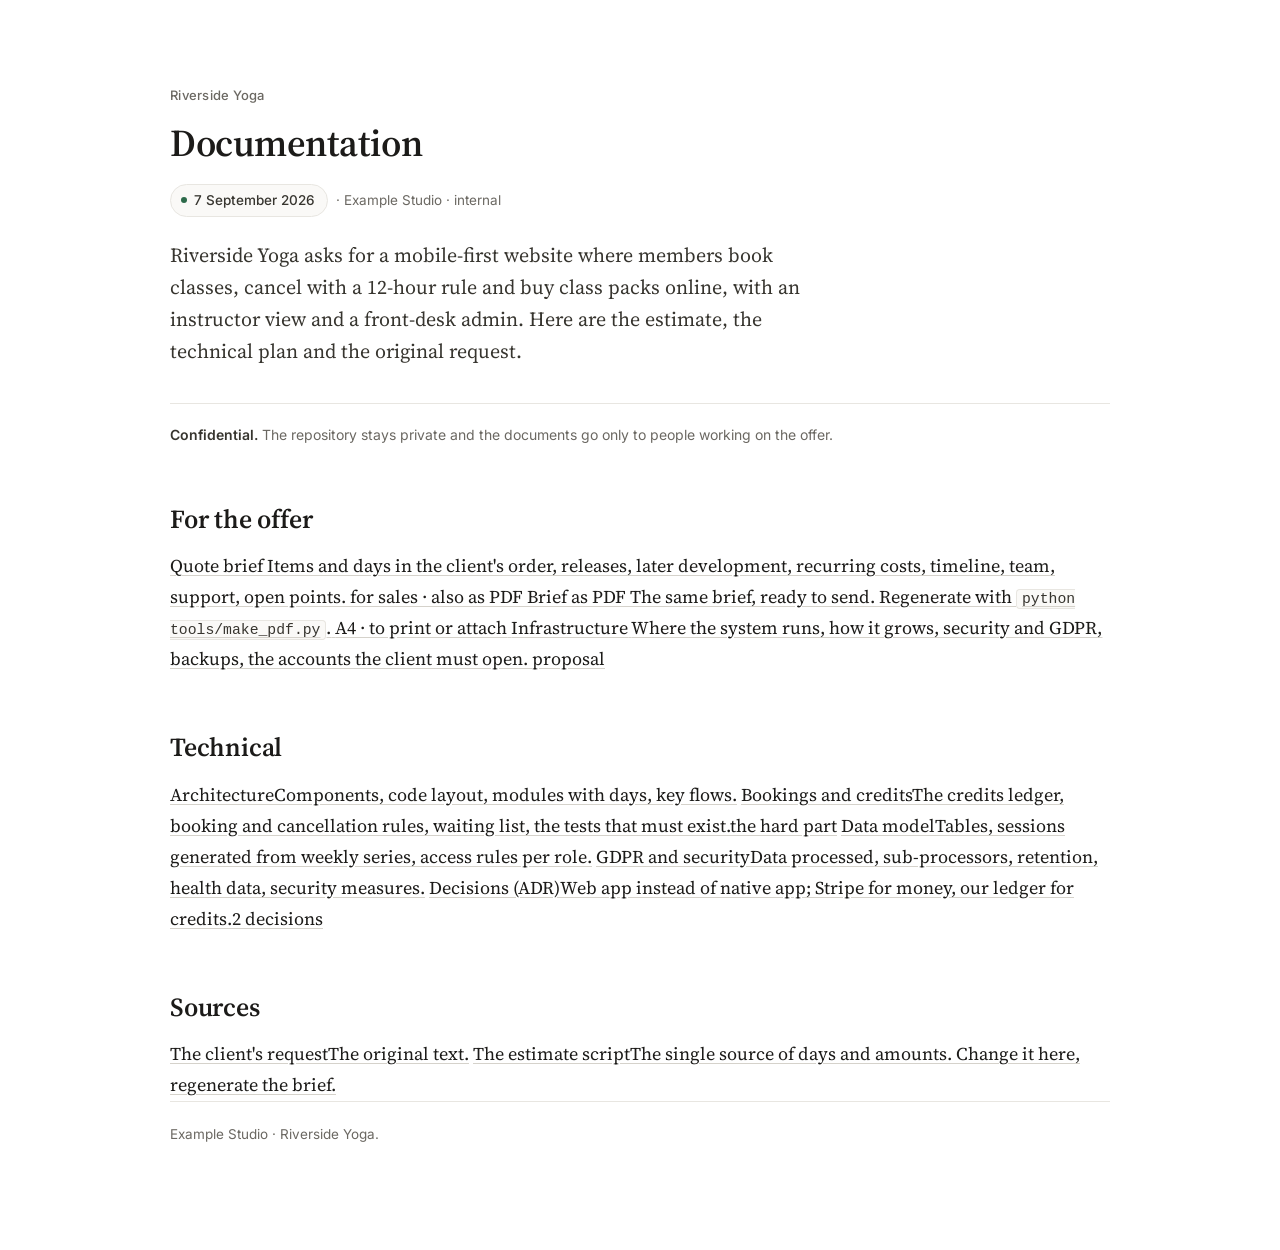
<file: examples/riverside-yoga/docs/index.html>
<!doctype html>
<html lang="en">
<head>
<meta charset="utf-8">
<meta name="viewport" content="width=device-width,initial-scale=1">
<title>Riverside Yoga documentation</title>
<link rel="preconnect" href="https://fonts.googleapis.com">
<link rel="preconnect" href="https://fonts.gstatic.com" crossorigin>
<link rel="stylesheet" href="https://fonts.googleapis.com/css2?family=Source+Serif+4:opsz,wght@8..60,400;8..60,600&amp;family=Inter:wght@400;500;600&display=swap">
<script>
try{var t=localStorage.getItem('tema');if(t)document.documentElement.dataset.theme=t}catch(e){}
</script>
<link rel="stylesheet" href="assets/style.css">
</head>
<body>
<button class="tema" type="button" aria-label="Switch theme" title="Light or dark">
<svg class="sole" viewBox="0 0 24 24" fill="none" stroke="currentColor" stroke-width="1.8" stroke-linecap="round" aria-hidden="true"><circle cx="12" cy="12" r="4"/><path d="M12 2v2M12 20v2M4.9 4.9l1.4 1.4M17.7 17.7l1.4 1.4M2 12h2M20 12h2M4.9 19.1l1.4-1.4M17.7 6.3l1.4-1.4"/></svg>
<svg class="luna" viewBox="0 0 24 24" fill="none" stroke="currentColor" stroke-width="1.8" stroke-linecap="round" stroke-linejoin="round" aria-hidden="true"><path d="M21 12.8A9 9 0 1 1 11.2 3a7 7 0 0 0 9.8 9.8Z"/></svg>
</button>

<header class="wide">
  <p class="occhiello">Riverside Yoga</p>
  <h1>Documentation</h1>
  <p class="firma"><span class="data">7 September 2026</span> · Example Studio · internal</p>
  <p class="sommario">Riverside Yoga asks for a mobile-first website where members book classes, cancel with a 12-hour rule and buy class packs online, with an instructor view and a front-desk admin. Here are the estimate, the technical plan and the original request.</p>
  <p class="stato"><b>Confidential.</b> The repository stays private and the documents go only to people working on the offer.</p>
</header>

<div class="wide">
<h2>For the offer</h2>
<div class="griglia">
  <a class="doc" href="sales/Quote-brief.html">
    <span class="nome">Quote brief</span>
    <span class="detto">Items and days in the client's order, releases, later development, recurring costs, timeline, team, support, open points.</span>
    <span class="meta">for sales · also as PDF</span>
  </a>
  <a class="doc" href="sales/Quote-brief.pdf">
    <span class="nome">Brief as PDF</span>
    <span class="detto">The same brief, ready to send. Regenerate with <code>python tools/make_pdf.py</code>.</span>
    <span class="meta">A4 · to print or attach</span>
  </a>
  <a class="doc" href="infrastructure/Infrastructure.html">
    <span class="nome">Infrastructure</span>
    <span class="detto">Where the system runs, how it grows, security and GDPR, backups, the accounts the client must open.</span>
    <span class="meta">proposal</span>
  </a>
</div>

<h2>Technical</h2>
<div class="griglia">
  <a class="doc" href="technical/architecture.md"><span class="nome">Architecture</span><span class="detto">Components, code layout, modules with days, key flows.</span></a>
  <a class="doc" href="technical/bookings-and-credits.md"><span class="nome">Bookings and credits</span><span class="detto">The credits ledger, booking and cancellation rules, waiting list, the tests that must exist.</span><span class="meta">the hard part</span></a>
  <a class="doc" href="technical/data-model.md"><span class="nome">Data model</span><span class="detto">Tables, sessions generated from weekly series, access rules per role.</span></a>
  <a class="doc" href="technical/gdpr-and-security.md"><span class="nome">GDPR and security</span><span class="detto">Data processed, sub-processors, retention, health data, security measures.</span></a>
  <a class="doc" href="technical/adr/"><span class="nome">Decisions (ADR)</span><span class="detto">Web app instead of native app; Stripe for money, our ledger for credits.</span><span class="meta">2 decisions</span></a>
</div>

<h2>Sources</h2>
<div class="griglia">
  <a class="doc" href="client-sources/"><span class="nome">The client's request</span><span class="detto">The original text.</span></a>
  <a class="doc" href="estimate/estimate.py"><span class="nome">The estimate script</span><span class="detto">The single source of days and amounts. Change it here, regenerate the brief.</span></a>
</div>
</div>

<footer class="wide">
  <p>Example Studio · Riverside Yoga.</p>
</footer>
<script src="assets/theme.js"></script>
</body>
</html>
</file>
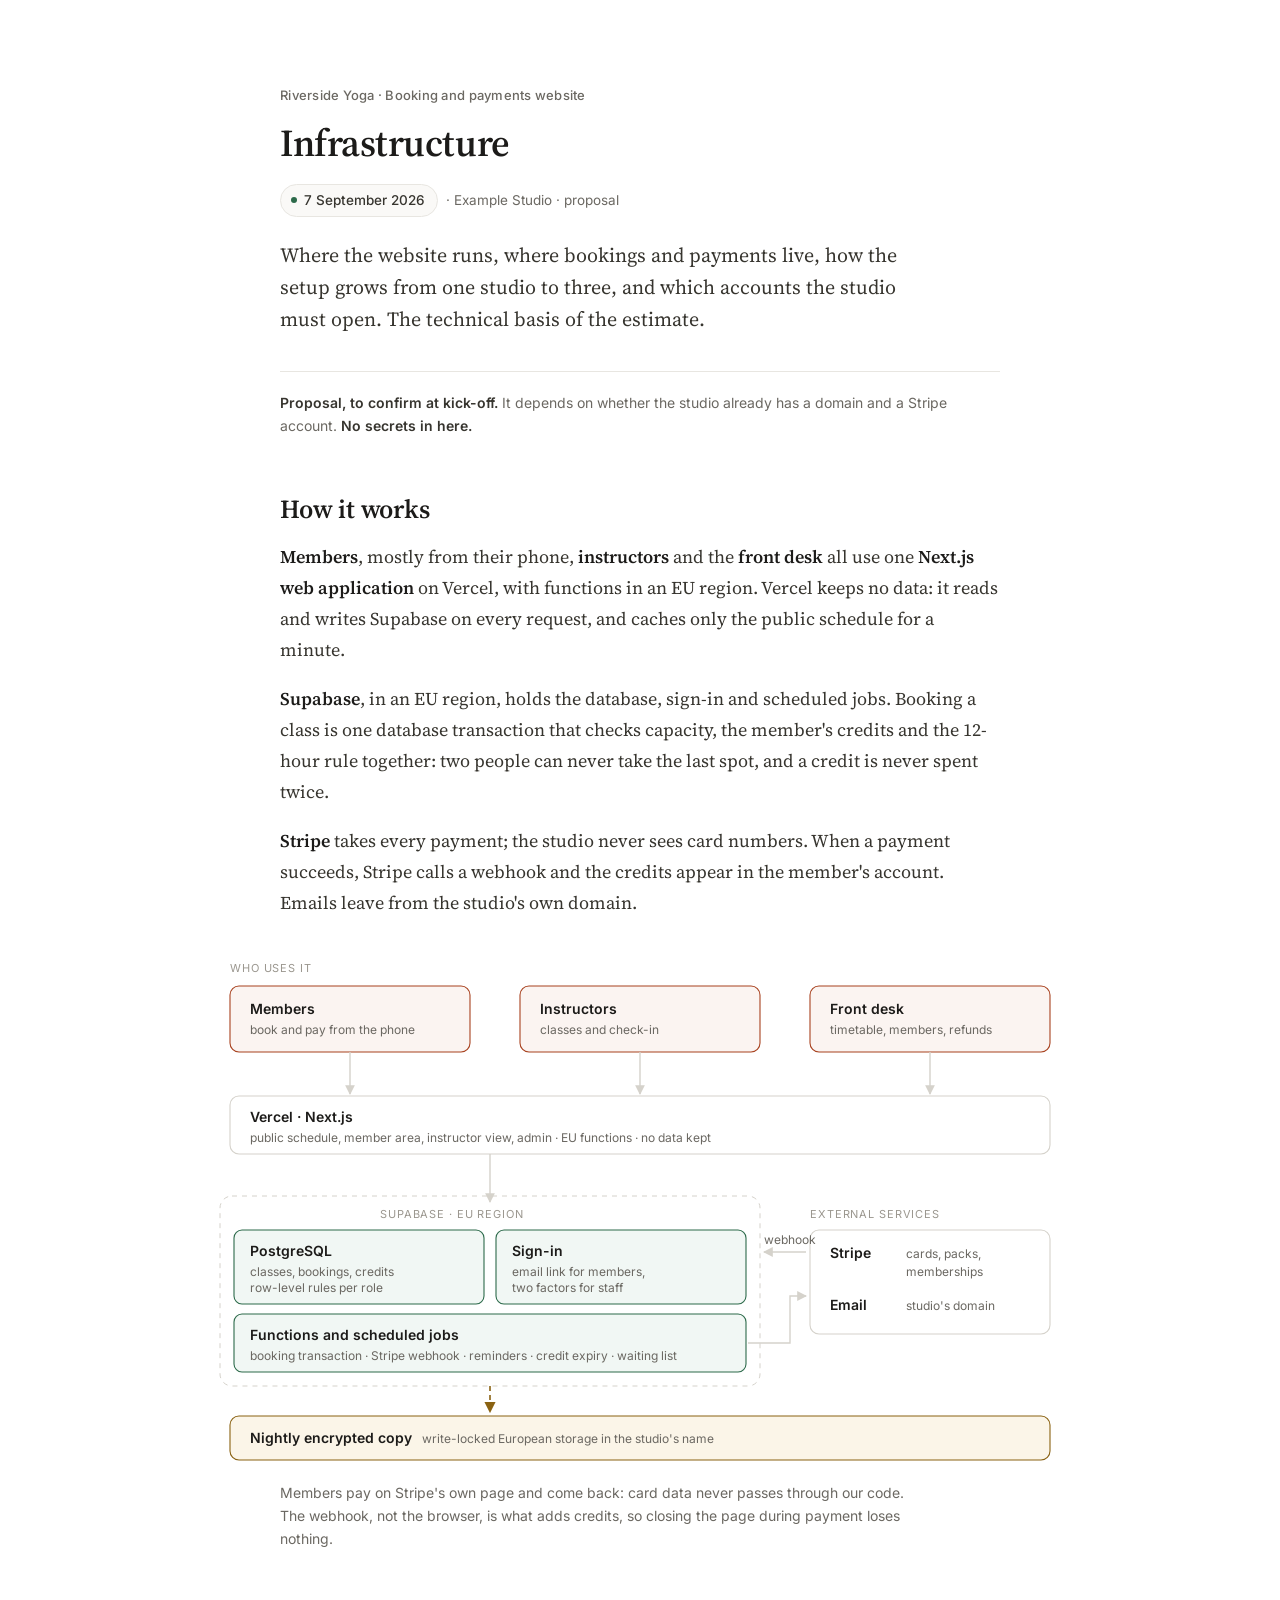
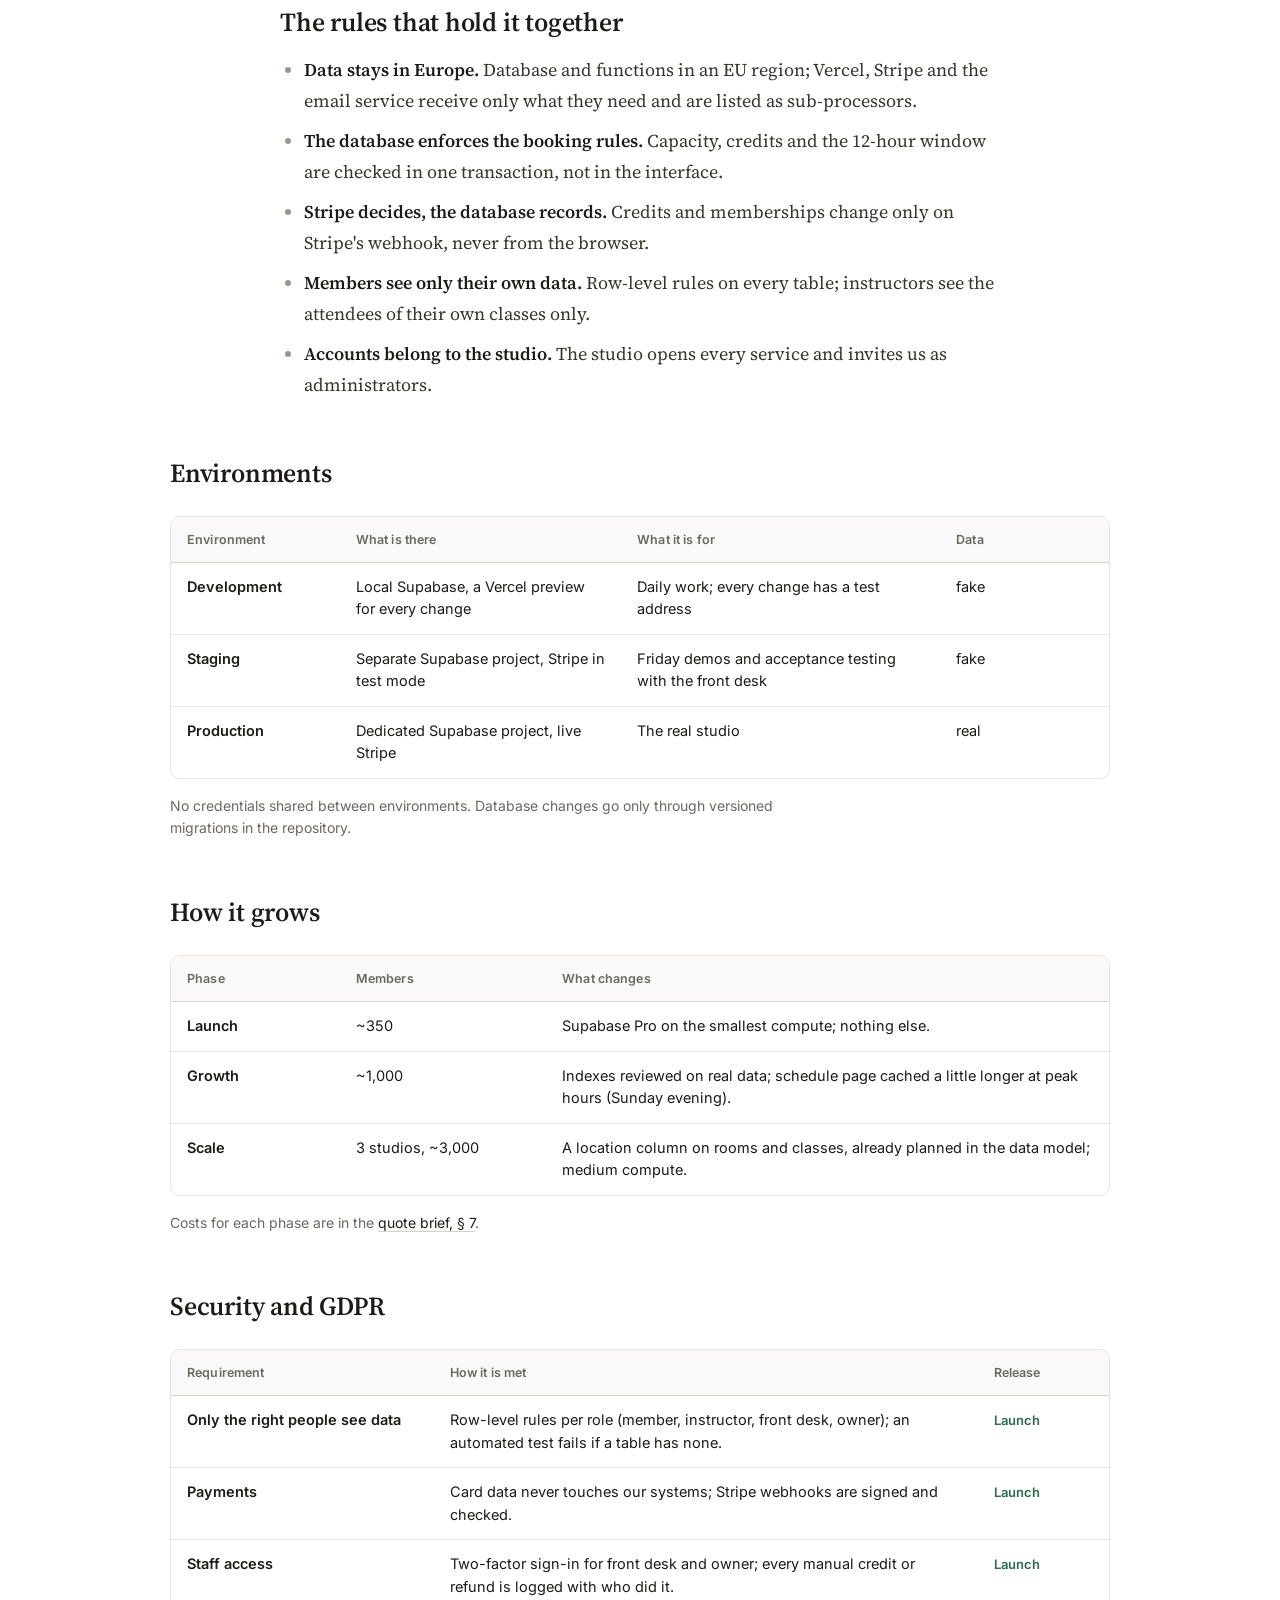
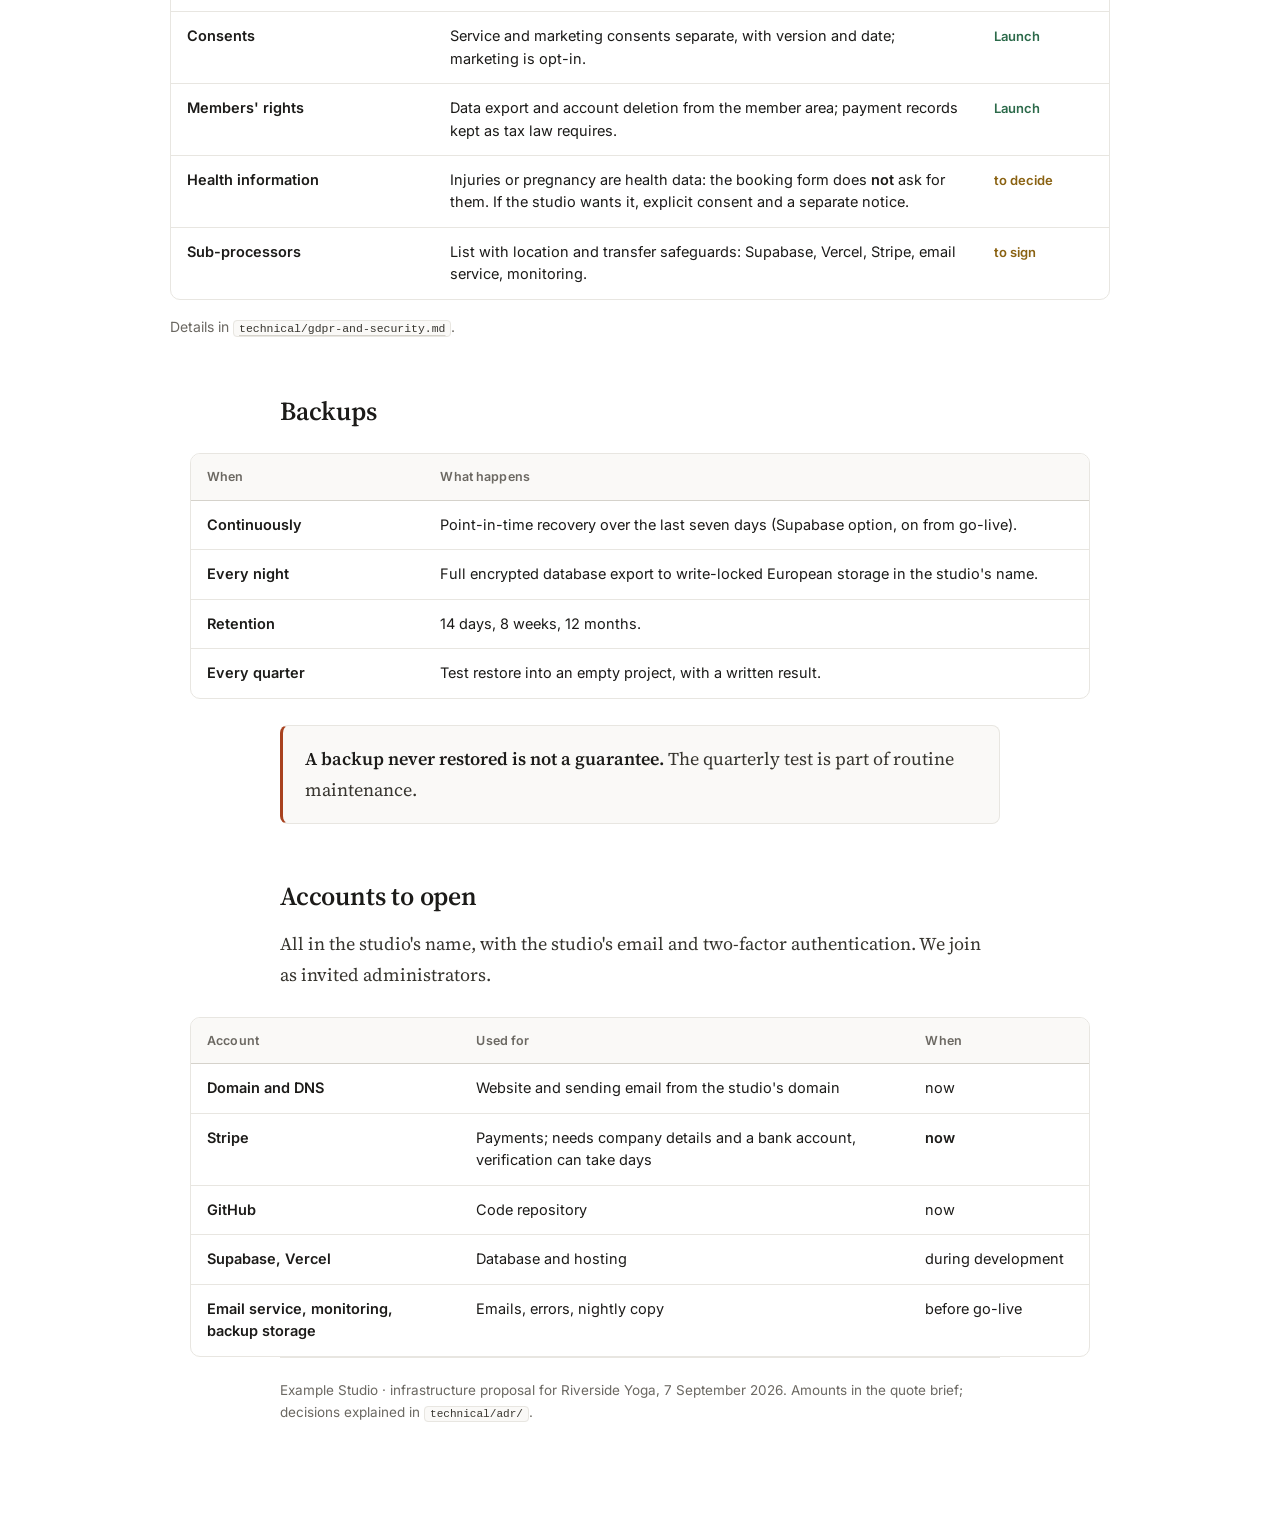
<file: examples/riverside-yoga/docs/infrastructure/Infrastructure.html>
<!doctype html>
<html lang="en">
<head>
<meta charset="utf-8">
<meta name="viewport" content="width=device-width,initial-scale=1">
<title>Infrastructure · Riverside Yoga</title>
<link rel="preconnect" href="https://fonts.googleapis.com">
<link rel="preconnect" href="https://fonts.gstatic.com" crossorigin>
<link rel="stylesheet" href="https://fonts.googleapis.com/css2?family=Source+Serif+4:opsz,wght@8..60,400;8..60,600&amp;family=Inter:wght@400;500;600&display=swap">
<script>
try{var t=localStorage.getItem('tema');if(t)document.documentElement.dataset.theme=t}catch(e){}
</script>
<link rel="stylesheet" href="../assets/style.css">
<style>
.schema svg{font-family:var(--sans)}
.punta{fill:var(--line-2)}
.punta-b{fill:var(--attesa)}
</style>
</head>
<body>
<button class="tema" type="button" aria-label="Switch theme" title="Light or dark">
<svg class="sole" viewBox="0 0 24 24" fill="none" stroke="currentColor" stroke-width="1.8" stroke-linecap="round" aria-hidden="true"><circle cx="12" cy="12" r="4"/><path d="M12 2v2M12 20v2M4.9 4.9l1.4 1.4M17.7 17.7l1.4 1.4M2 12h2M20 12h2M4.9 19.1l1.4-1.4M17.7 6.3l1.4-1.4"/></svg>
<svg class="luna" viewBox="0 0 24 24" fill="none" stroke="currentColor" stroke-width="1.8" stroke-linecap="round" stroke-linejoin="round" aria-hidden="true"><path d="M21 12.8A9 9 0 1 1 11.2 3a7 7 0 0 0 9.8 9.8Z"/></svg>
</button>

<header class="wrap">
  <p class="occhiello">Riverside Yoga · Booking and payments website</p>
  <h1>Infrastructure</h1>
  <p class="firma"><span class="data">7 September 2026</span> · Example Studio · proposal</p>
  <p class="sommario">Where the website runs, where bookings and payments live, how the setup grows from one studio to three, and which accounts the studio must open. The technical basis of the estimate.</p>
  <p class="stato"><b>Proposal, to confirm at kick-off.</b> It depends on whether the studio already has a domain and a Stripe account. <b>No secrets in here.</b></p>
</header>

<div class="wrap">

<h2>How it works</h2>
<p><b>Members</b>, mostly from their phone, <b>instructors</b> and the <b>front desk</b> all use one <b>Next.js web application</b> on Vercel, with functions in an EU region. Vercel keeps no data: it reads and writes Supabase on every request, and caches only the public schedule for a minute.</p>
<p><b>Supabase</b>, in an EU region, holds the database, sign-in and scheduled jobs. Booking a class is one database transaction that checks capacity, the member's credits and the 12-hour rule together: two people can never take the last spot, and a credit is never spent twice.</p>
<p><b>Stripe</b> takes every payment; the studio never sees card numbers. When a payment succeeds, Stripe calls a webhook and the credits appear in the member's account. Emails leave from the studio's own domain.</p>

<div class="schema wide">
<svg viewBox="0 0 900 520" role="img" aria-label="Members, instructors and the front desk use the Next.js application on Vercel in the EU, which reads and writes Supabase in an EU region: PostgreSQL with bookings, credits and row-level rules, email-link sign-in, and scheduled jobs for reminders, credit expiry and the waiting list. Supabase functions call Stripe and the email service; Stripe calls back with a webhook. Every night an encrypted copy of the database goes to write-locked European storage." xmlns="http://www.w3.org/2000/svg">
  <defs>
    <marker id="p" viewBox="0 0 10 10" refX="9" refY="5" markerWidth="7" markerHeight="7" orient="auto-start-reverse"><path class="punta" d="M0 0L10 5L0 10z"/></marker>
    <marker id="pb" viewBox="0 0 10 10" refX="9" refY="5" markerWidth="7" markerHeight="7" orient="auto-start-reverse"><path class="punta-b" d="M0 0L10 5L0 10z"/></marker>
  </defs>

  <text class="tm" x="40" y="26">Who uses it</text>
  <rect class="riq-p" x="40" y="40" width="240" height="66" rx="9"/>
  <text class="tl" x="60" y="68">Members</text>
  <text class="ts" x="60" y="88">book and pay from the phone</text>
  <rect class="riq-p" x="330" y="40" width="240" height="66" rx="9"/>
  <text class="tl" x="350" y="68">Instructors</text>
  <text class="ts" x="350" y="88">classes and check-in</text>
  <rect class="riq-p" x="620" y="40" width="240" height="66" rx="9"/>
  <text class="tl" x="640" y="68">Front desk</text>
  <text class="ts" x="640" y="88">timetable, members, refunds</text>

  <path class="fr" d="M160 106V148" marker-end="url(#p)"/>
  <path class="fr" d="M450 106V148" marker-end="url(#p)"/>
  <path class="fr" d="M740 106V148" marker-end="url(#p)"/>

  <rect class="riq" x="40" y="150" width="820" height="58" rx="9"/>
  <text class="tl" x="60" y="176">Vercel · Next.js</text>
  <text class="ts" x="60" y="196">public schedule, member area, instructor view, admin · EU functions · no data kept</text>

  <path class="fr" d="M300 208V256" marker-end="url(#p)"/>

  <rect class="zona" x="30" y="250" width="540" height="190" rx="12"/>
  <text class="tm" x="190" y="272">Supabase · EU region</text>
  <rect class="riq-d" x="44" y="284" width="250" height="74" rx="8"/>
  <text class="tl" x="60" y="310">PostgreSQL</text>
  <text class="ts" x="60" y="330">classes, bookings, credits</text>
  <text class="ts" x="60" y="346">row-level rules per role</text>
  <rect class="riq-d" x="306" y="284" width="250" height="74" rx="8"/>
  <text class="tl" x="322" y="310">Sign-in</text>
  <text class="ts" x="322" y="330">email link for members,</text>
  <text class="ts" x="322" y="346">two factors for staff</text>
  <rect class="riq-d" x="44" y="368" width="512" height="58" rx="8"/>
  <text class="tl" x="60" y="394">Functions and scheduled jobs</text>
  <text class="ts" x="60" y="414">booking transaction · Stripe webhook · reminders · credit expiry · waiting list</text>

  <text class="tm" x="620" y="272">External services</text>
  <rect class="riq" x="620" y="284" width="240" height="104" rx="9"/>
  <text class="tl" x="640" y="312">Stripe</text><text class="ts" x="716" y="312">cards, packs,</text>
  <text class="ts" x="716" y="330">memberships</text>
  <text class="tl" x="640" y="364">Email</text><text class="ts" x="716" y="364">studio's domain</text>
  <path class="fr" d="M558 397H600V350H616" marker-end="url(#p)"/>
  <path class="fr" d="M616 306H574" marker-end="url(#p)"/>
  <text class="ts" x="574" y="298">webhook</text>

  <path class="fr-b" d="M300 440V466" stroke-dasharray="5 4" marker-end="url(#pb)"/>
  <rect class="riq-b" x="40" y="470" width="820" height="44" rx="9"/>
  <text class="tl" x="60" y="497">Nightly encrypted copy</text>
  <text class="ts" x="232" y="497">write-locked European storage in the studio's name</text>
</svg>
</div>
<p class="didascalia">Members pay on Stripe's own page and come back: card data never passes through our code. The webhook, not the browser, is what adds credits, so closing the page during payment loses nothing.</p>

<h2>The rules that hold it together</h2>
<ul>
  <li><b>Data stays in Europe.</b> Database and functions in an EU region; Vercel, Stripe and the email service receive only what they need and are listed as sub-processors.</li>
  <li><b>The database enforces the booking rules.</b> Capacity, credits and the 12-hour window are checked in one transaction, not in the interface.</li>
  <li><b>Stripe decides, the database records.</b> Credits and memberships change only on Stripe's webhook, never from the browser.</li>
  <li><b>Members see only their own data.</b> Row-level rules on every table; instructors see the attendees of their own classes only.</li>
  <li><b>Accounts belong to the studio.</b> The studio opens every service and invites us as administrators.</li>
</ul>

</div>

<div class="wide">
<h2>Environments</h2>
<div class="tabella">
<table>
  <thead><tr><th style="width:18%">Environment</th><th style="width:30%">What is there</th><th>What it is for</th><th style="width:18%">Data</th></tr></thead>
  <tbody>
    <tr><td>Development</td><td>Local Supabase, a Vercel preview for every change</td><td>Daily work; every change has a test address</td><td>fake</td></tr>
    <tr><td>Staging</td><td>Separate Supabase project, Stripe in test mode</td><td>Friday demos and acceptance testing with the front desk</td><td>fake</td></tr>
    <tr><td>Production</td><td>Dedicated Supabase project, live Stripe</td><td>The real studio</td><td>real</td></tr>
  </tbody>
</table>
</div>
<p class="nota">No credentials shared between environments. Database changes go only through versioned migrations in the repository.</p>

<h2>How it grows</h2>
<div class="tabella">
<table>
  <thead><tr><th style="width:18%">Phase</th><th style="width:22%">Members</th><th>What changes</th></tr></thead>
  <tbody>
    <tr><td>Launch</td><td>~350</td><td>Supabase Pro on the smallest compute; nothing else.</td></tr>
    <tr><td>Growth</td><td>~1,000</td><td>Indexes reviewed on real data; schedule page cached a little longer at peak hours (Sunday evening).</td></tr>
    <tr><td>Scale</td><td>3 studios, ~3,000</td><td>A location column on rooms and classes, already planned in the data model; medium compute.</td></tr>
  </tbody>
</table>
</div>
<p class="nota">Costs for each phase are in the <a href="../sales/Quote-brief.html#recurring">quote brief, §&nbsp;7</a>.</p>

<h2>Security and GDPR</h2>
<div class="tabella">
<table>
  <thead><tr><th style="width:28%">Requirement</th><th>How it is met</th><th style="width:14%">Release</th></tr></thead>
  <tbody>
    <tr><td>Only the right people see data</td><td>Row-level rules per role (member, instructor, front desk, owner); an automated test fails if a table has none.</td><td><span class="st st-ok">Launch</span></td></tr>
    <tr><td>Payments</td><td>Card data never touches our systems; Stripe webhooks are signed and checked.</td><td><span class="st st-ok">Launch</span></td></tr>
    <tr><td>Staff access</td><td>Two-factor sign-in for front desk and owner; every manual credit or refund is logged with who did it.</td><td><span class="st st-ok">Launch</span></td></tr>
    <tr><td>Consents</td><td>Service and marketing consents separate, with version and date; marketing is opt-in.</td><td><span class="st st-ok">Launch</span></td></tr>
    <tr><td>Members' rights</td><td>Data export and account deletion from the member area; payment records kept as tax law requires.</td><td><span class="st st-ok">Launch</span></td></tr>
    <tr><td>Health information</td><td>Injuries or pregnancy are health data: the booking form does <b>not</b> ask for them. If the studio wants it, explicit consent and a separate notice.</td><td><span class="st st-attesa">to decide</span></td></tr>
    <tr><td>Sub-processors</td><td>List with location and transfer safeguards: Supabase, Vercel, Stripe, email service, monitoring.</td><td><span class="st st-attesa">to sign</span></td></tr>
  </tbody>
</table>
</div>
<p class="nota">Details in <a href="../technical/gdpr-and-security.md"><code>technical/gdpr-and-security.md</code></a>.</p>
</div>

<div class="wrap">

<h2>Backups</h2>
<div class="tabella">
<table>
  <thead><tr><th style="width:26%">When</th><th>What happens</th></tr></thead>
  <tbody>
    <tr><td>Continuously</td><td>Point-in-time recovery over the last seven days (Supabase option, on from go-live).</td></tr>
    <tr><td>Every night</td><td>Full encrypted database export to write-locked European storage in the studio's name.</td></tr>
    <tr><td>Retention</td><td>14 days, 8 weeks, 12 months.</td></tr>
    <tr><td>Every quarter</td><td>Test restore into an empty project, with a written result.</td></tr>
  </tbody>
</table>
</div>
<div class="rilievo">
  <p><b>A backup never restored is not a guarantee.</b> The quarterly test is part of routine maintenance.</p>
</div>

<h2>Accounts to open</h2>
<p>All in the studio's name, with the studio's email and two-factor authentication. We join as invited administrators.</p>
<div class="tabella">
<table>
  <thead><tr><th style="width:30%">Account</th><th>Used for</th><th style="width:20%">When</th></tr></thead>
  <tbody>
    <tr><td>Domain and DNS</td><td>Website and sending email from the studio's domain</td><td>now</td></tr>
    <tr><td>Stripe</td><td>Payments; needs company details and a bank account, verification can take days</td><td><b>now</b></td></tr>
    <tr><td>GitHub</td><td>Code repository</td><td>now</td></tr>
    <tr><td>Supabase, Vercel</td><td>Database and hosting</td><td>during development</td></tr>
    <tr><td>Email service, monitoring, backup storage</td><td>Emails, errors, nightly copy</td><td>before go-live</td></tr>
  </tbody>
</table>
</div>

</div>

<footer class="wrap">
  <p>Example Studio · infrastructure proposal for Riverside Yoga, 7 September 2026. Amounts in the quote brief; decisions explained in <code>technical/adr/</code>.</p>
</footer>
<script src="../assets/theme.js"></script>
</body>
</html>
</file>
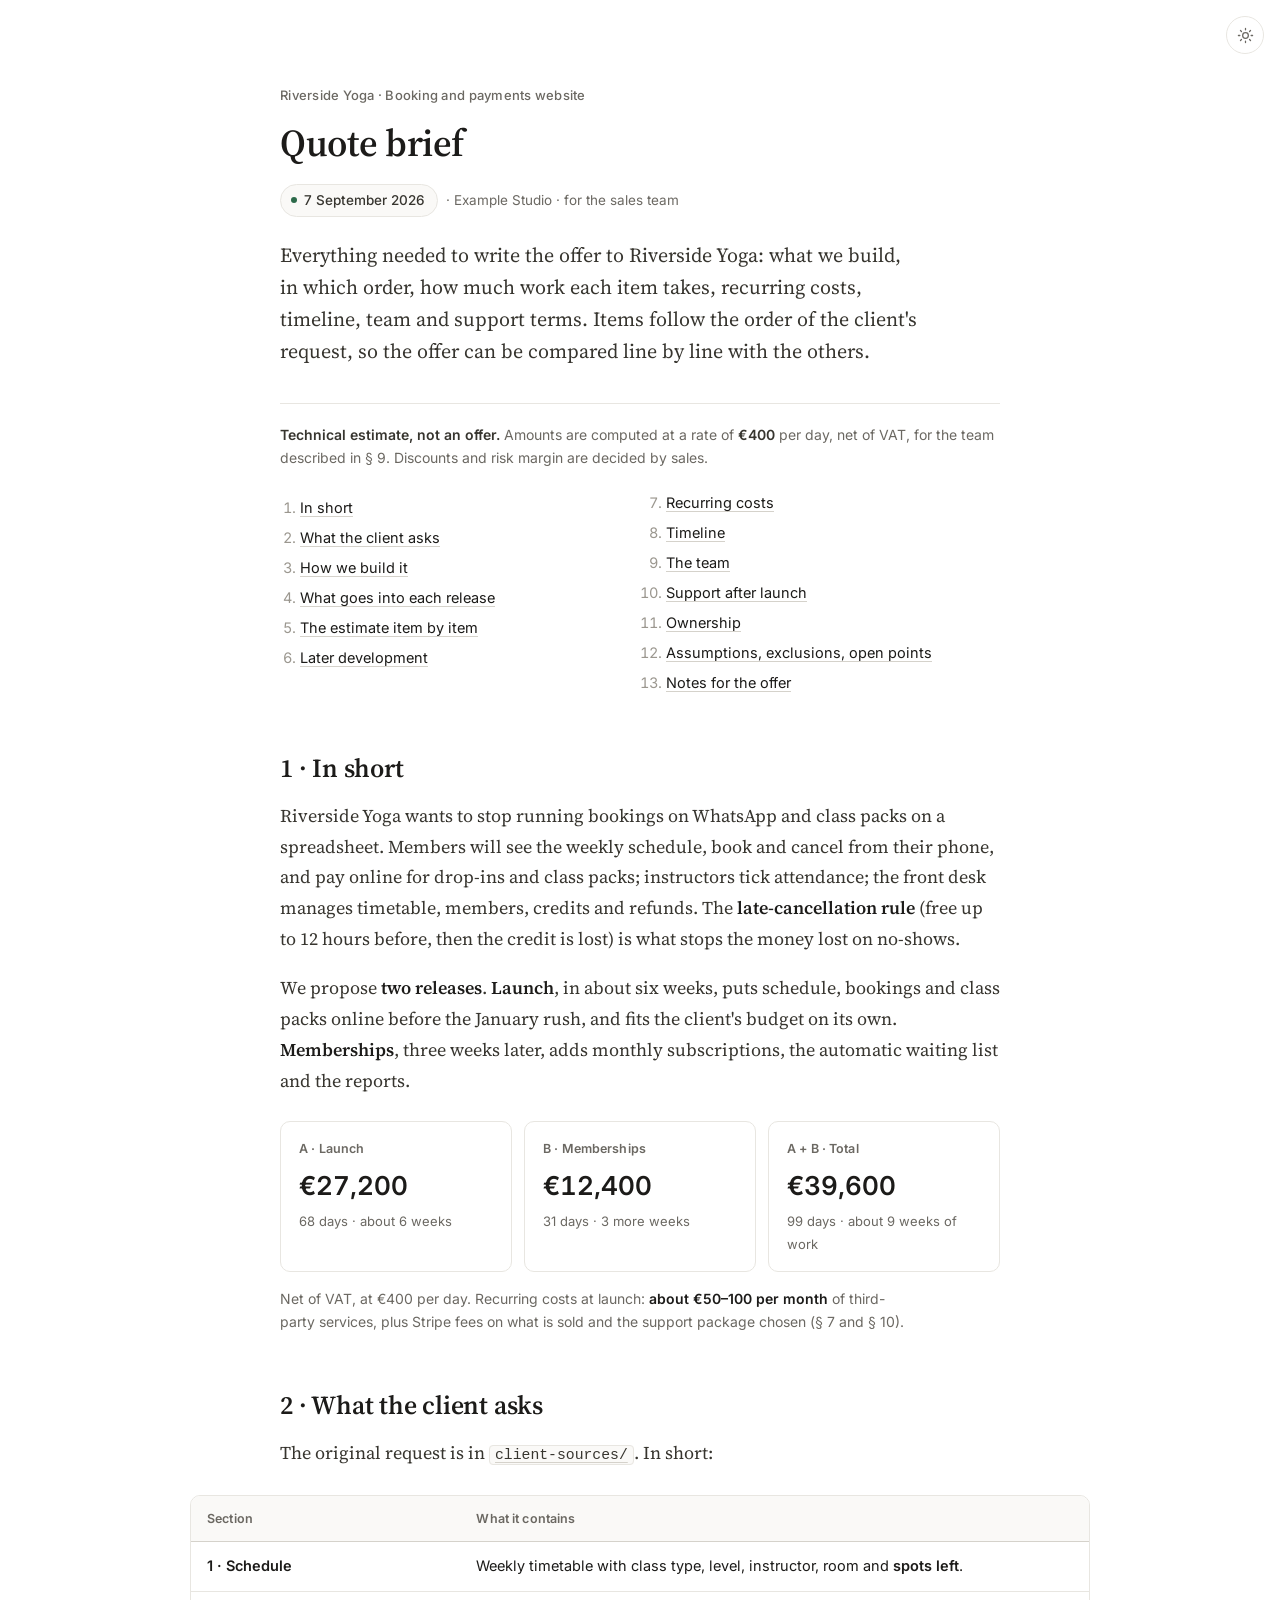
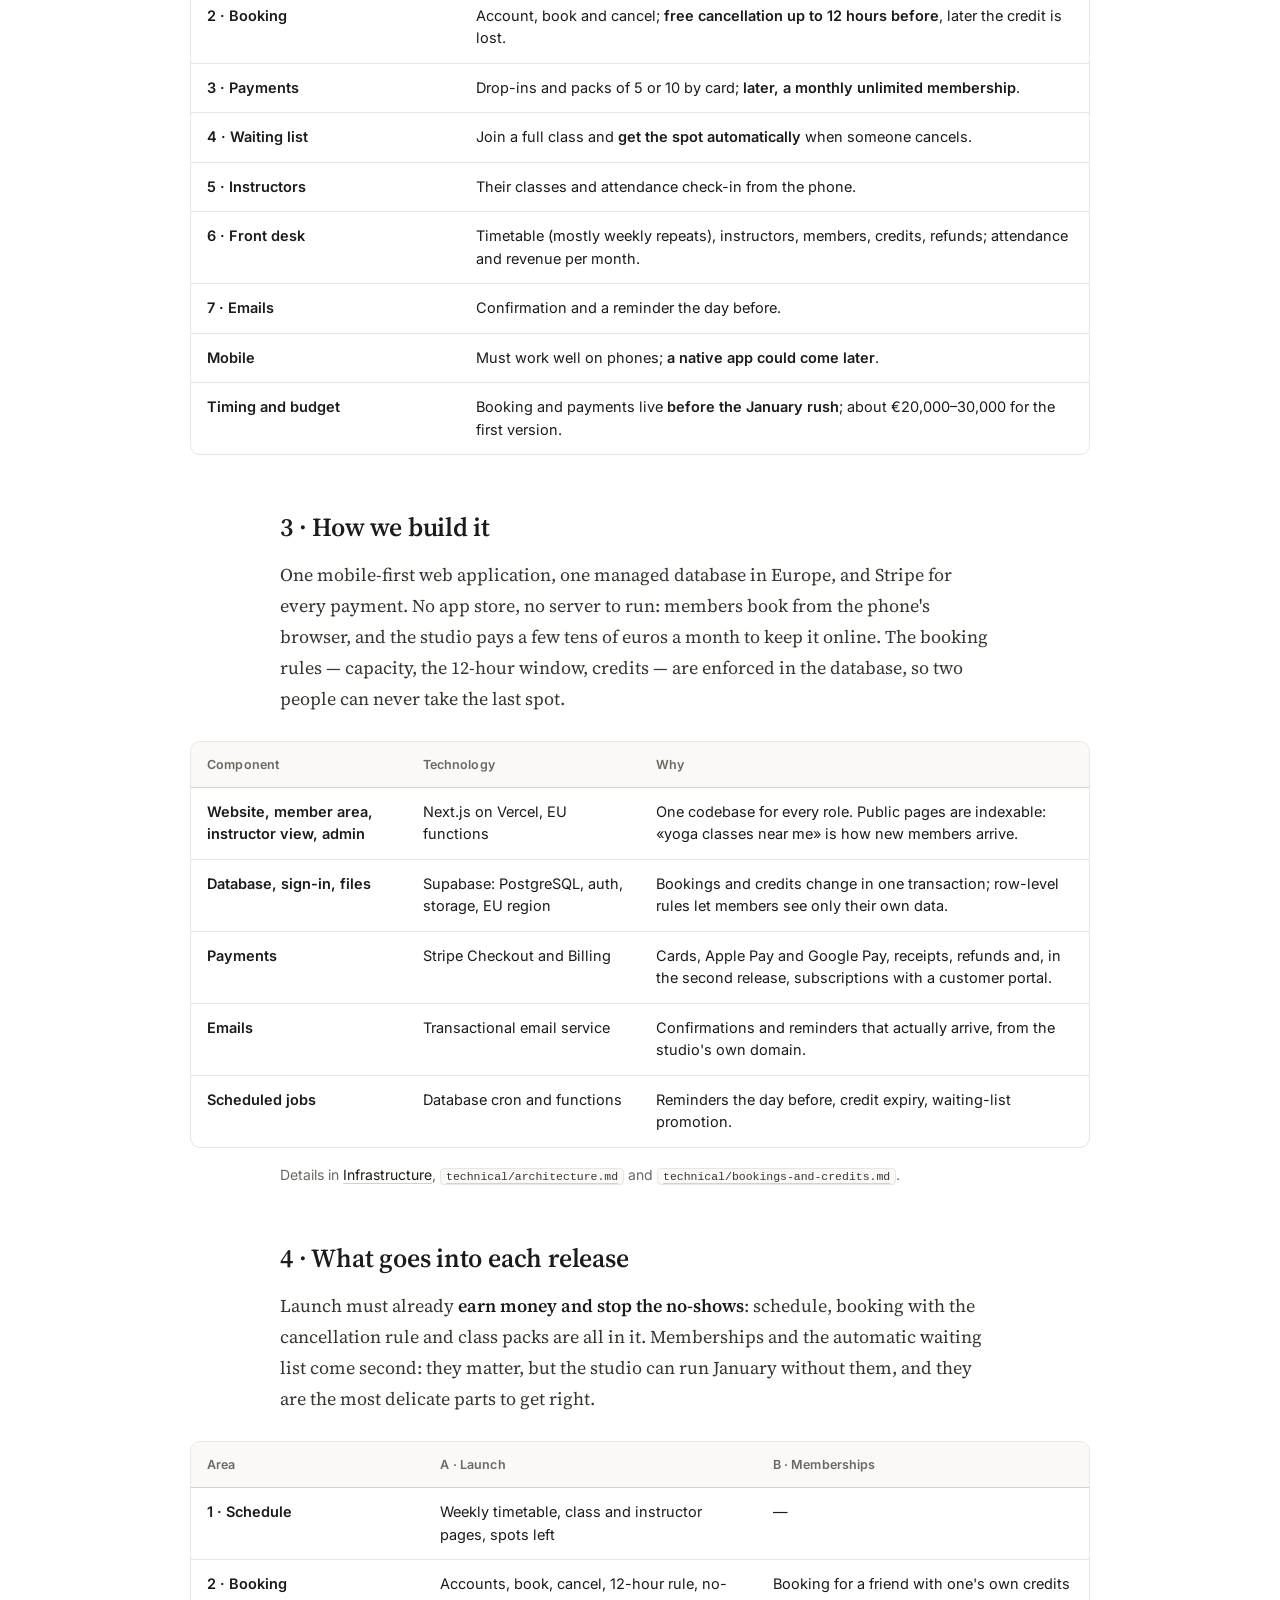
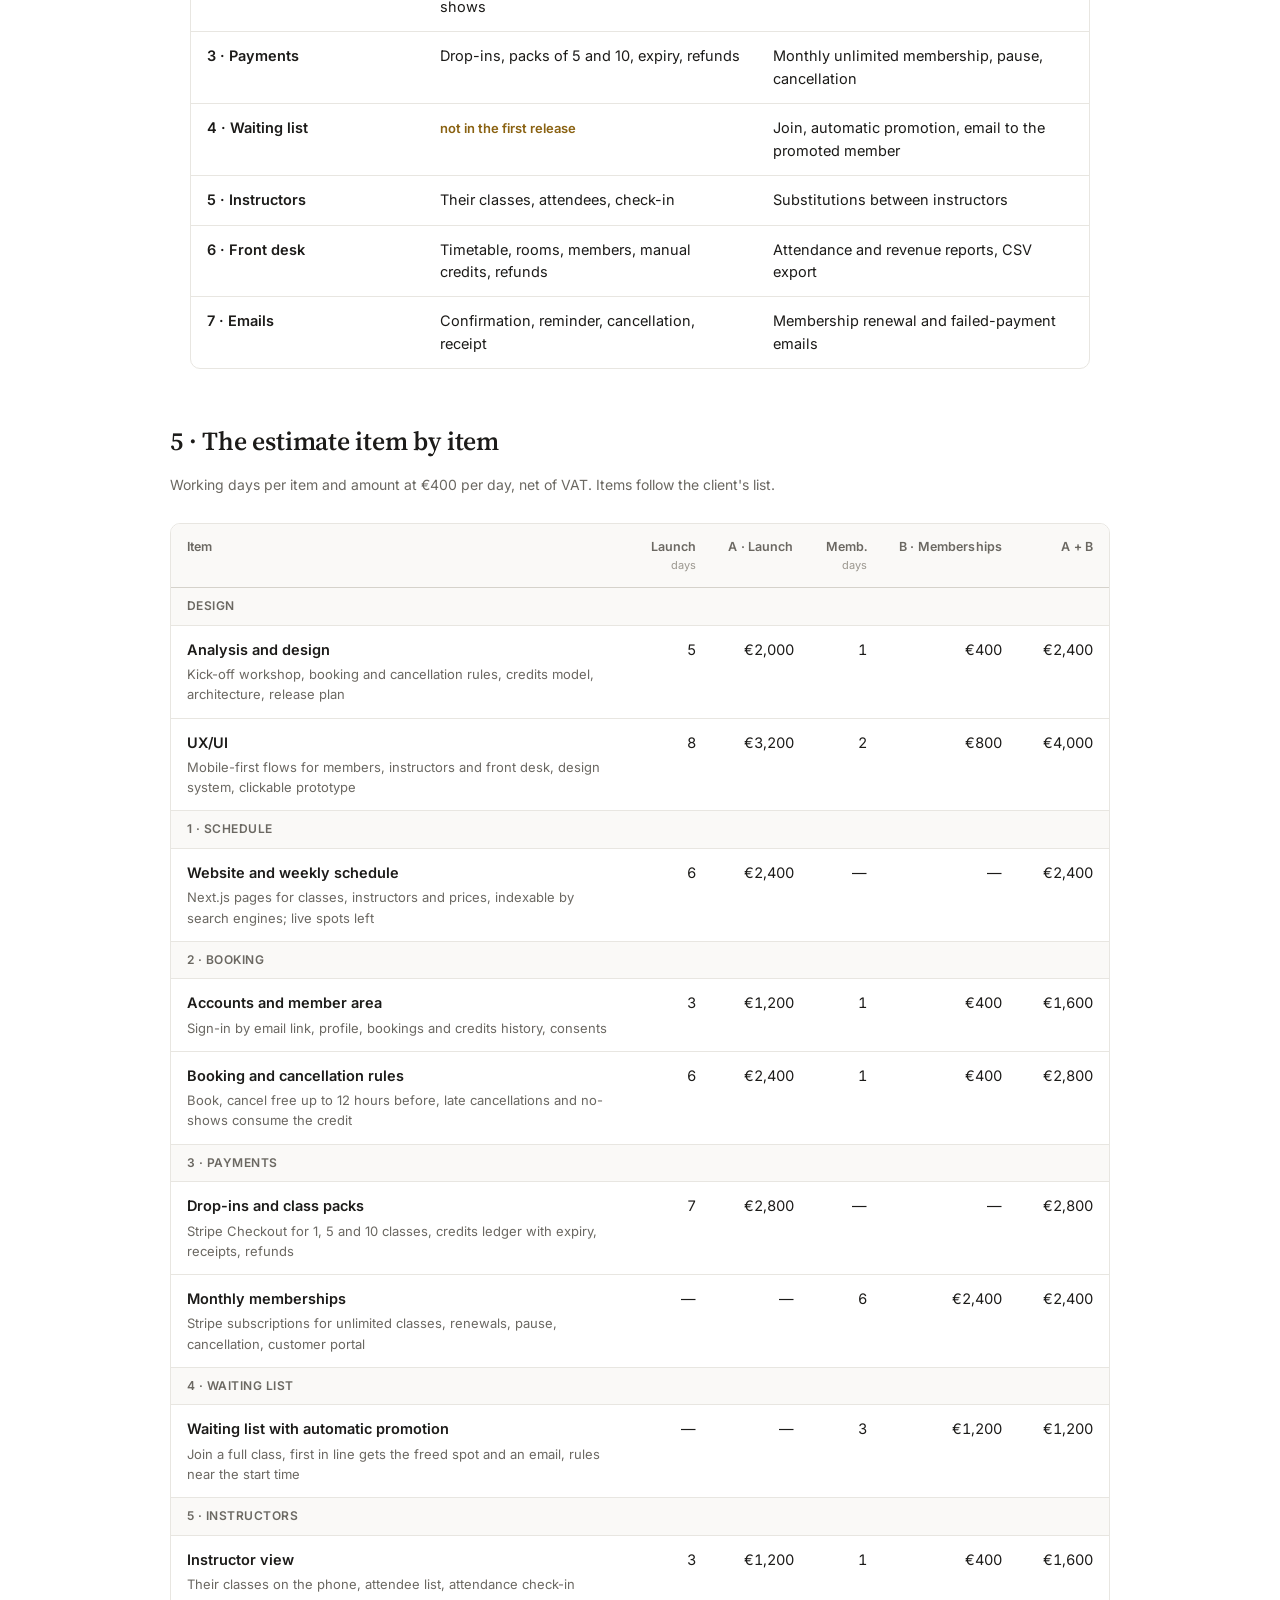
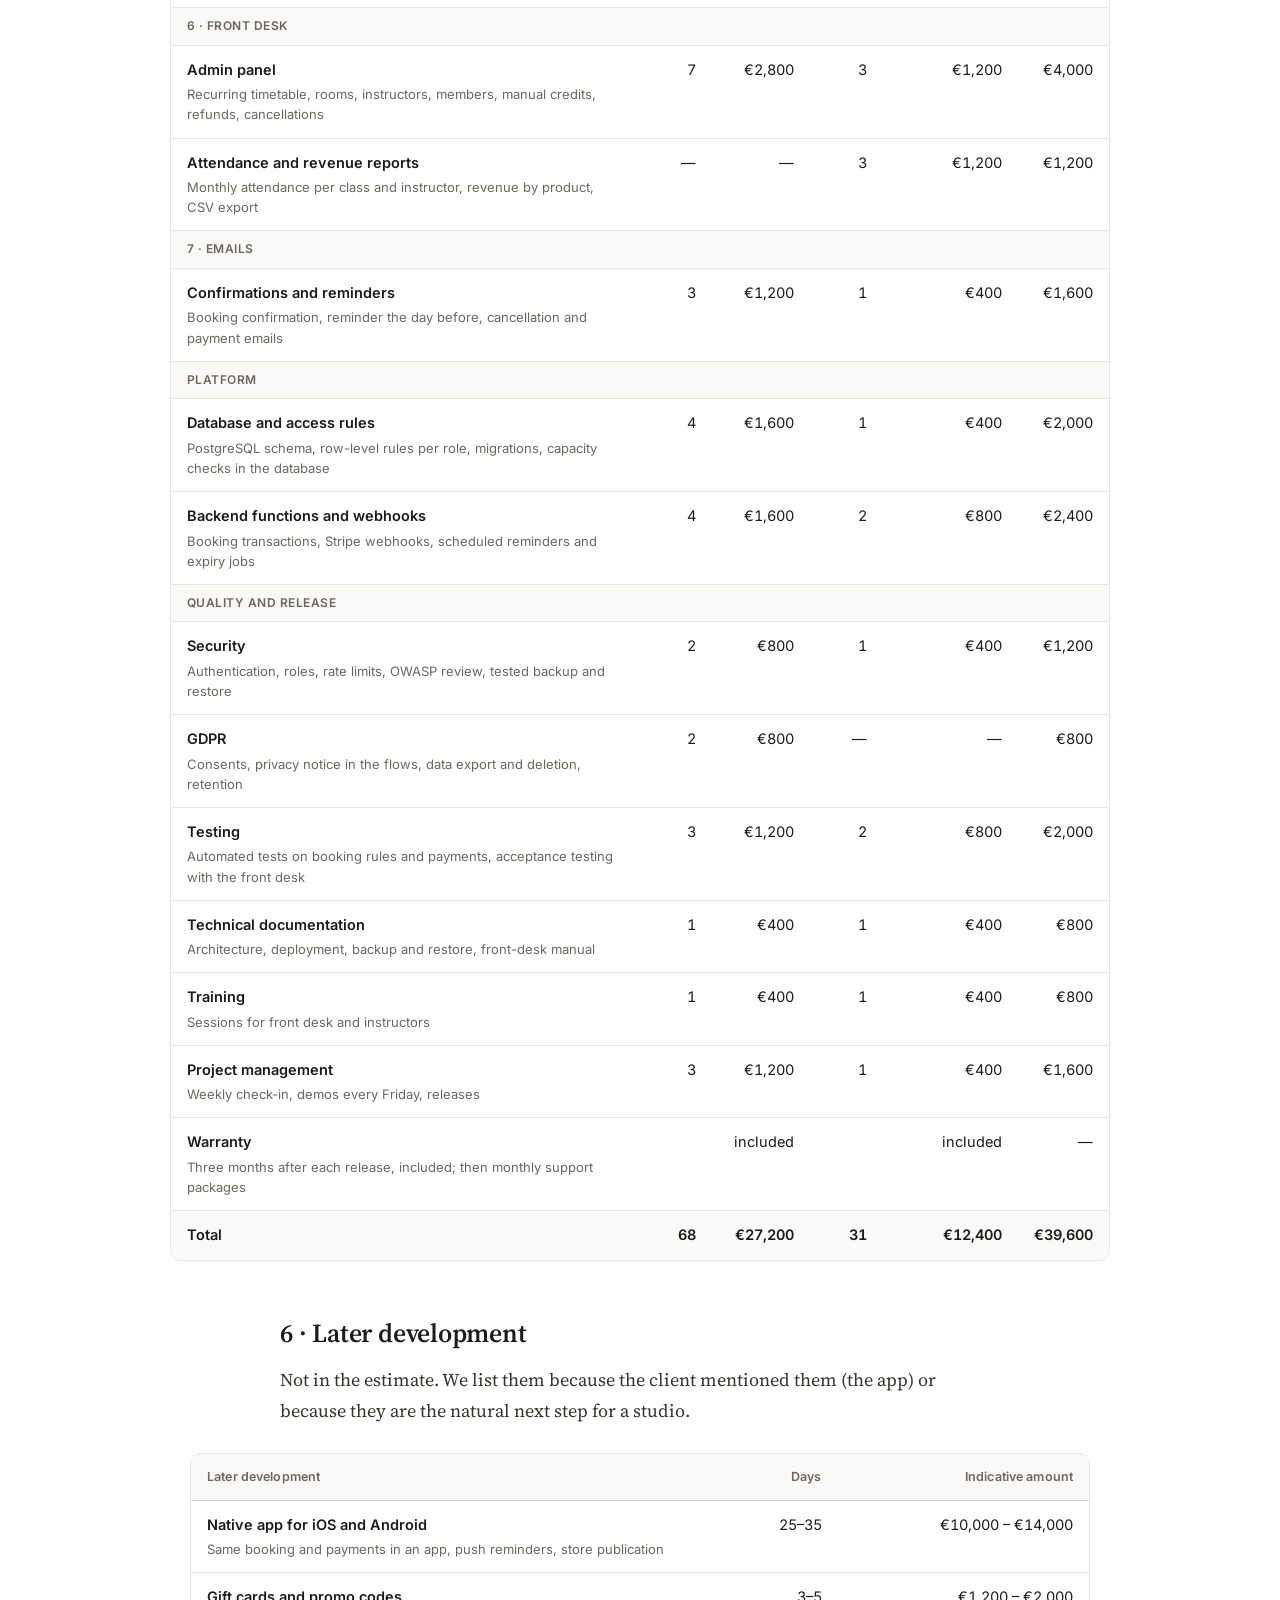
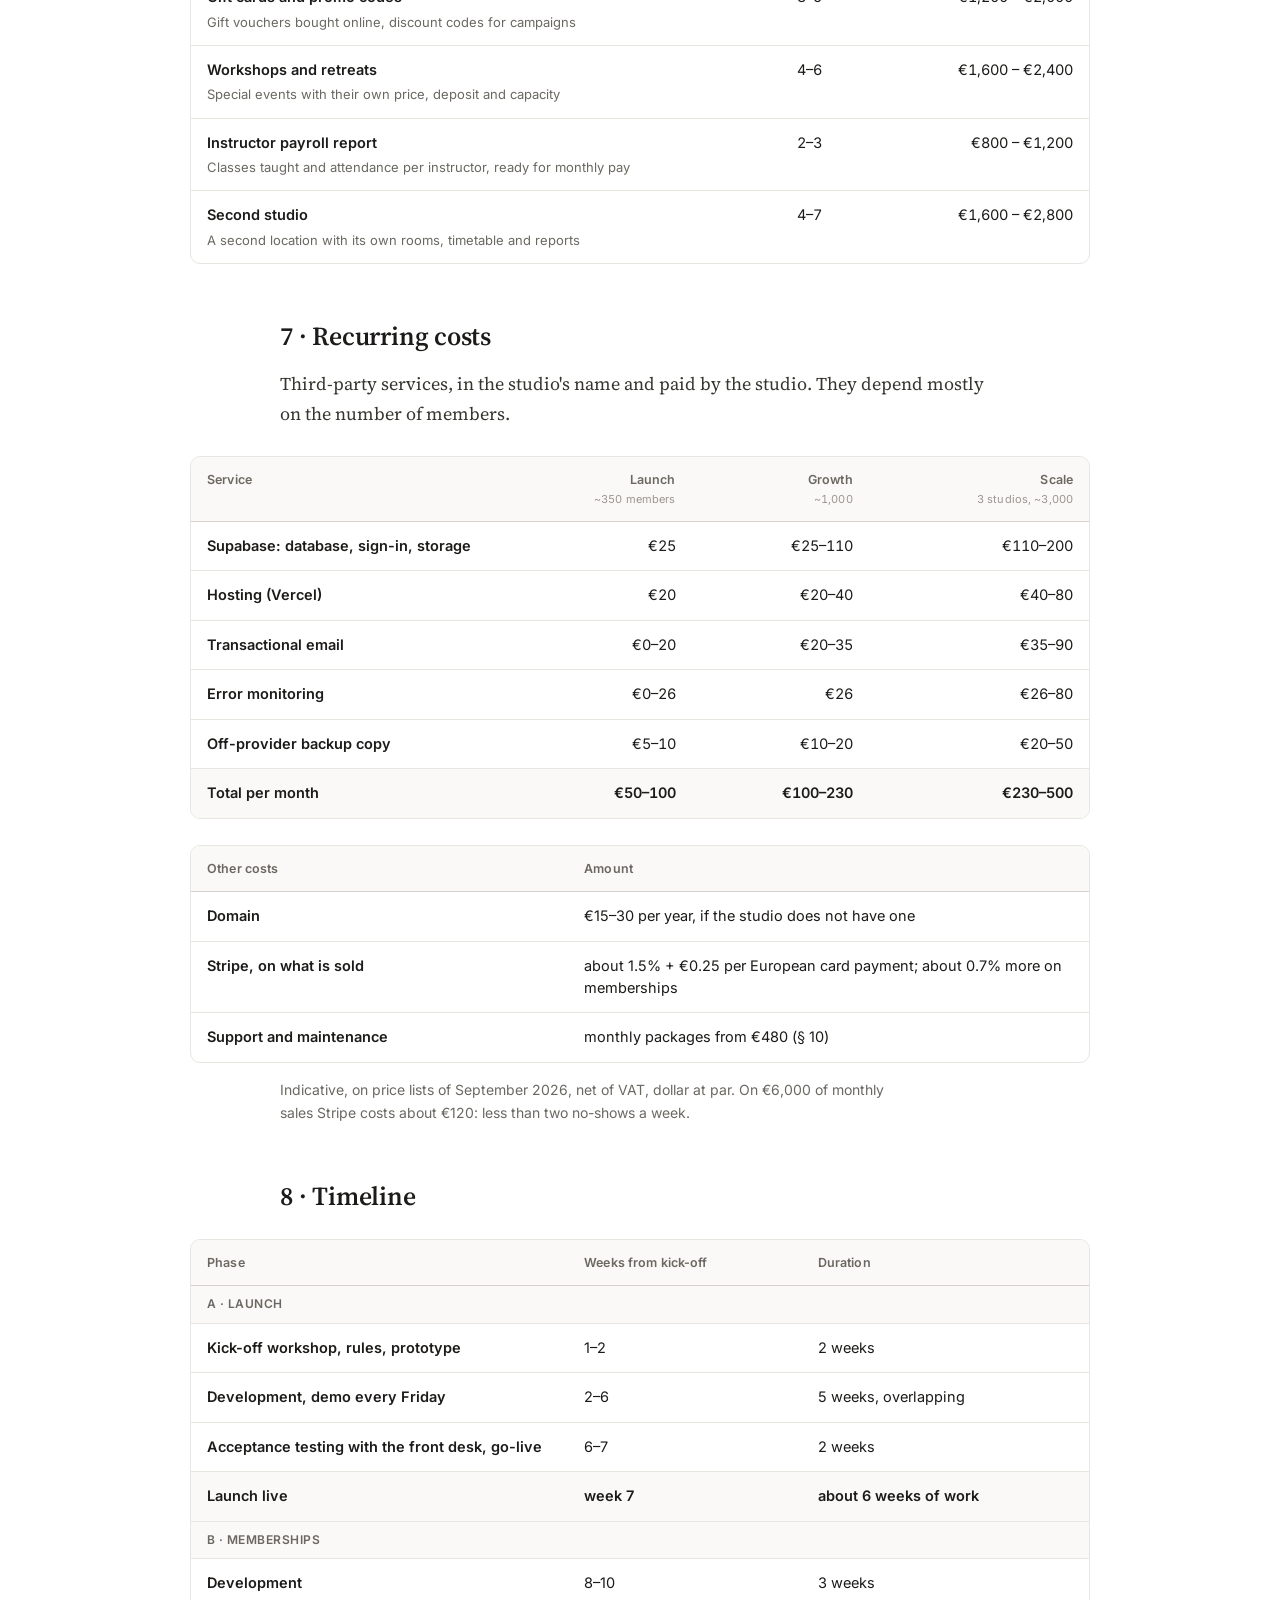
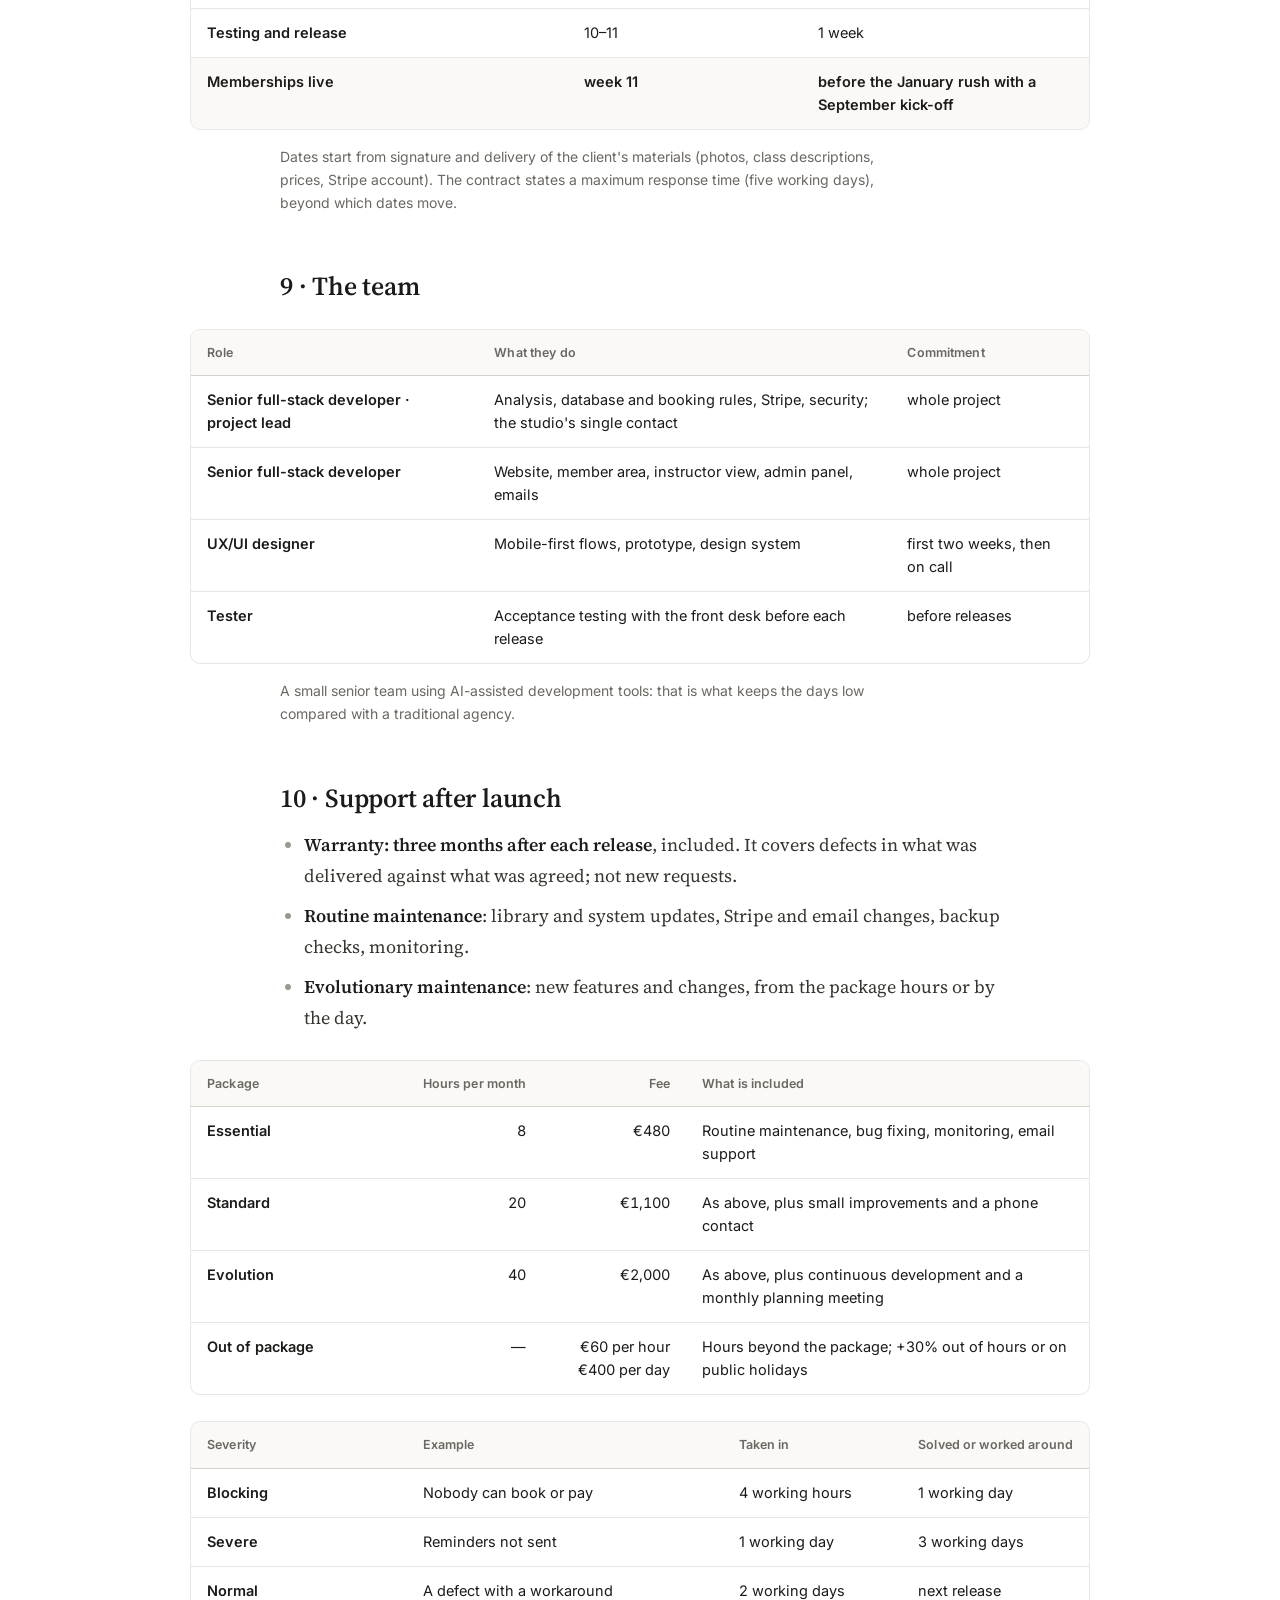
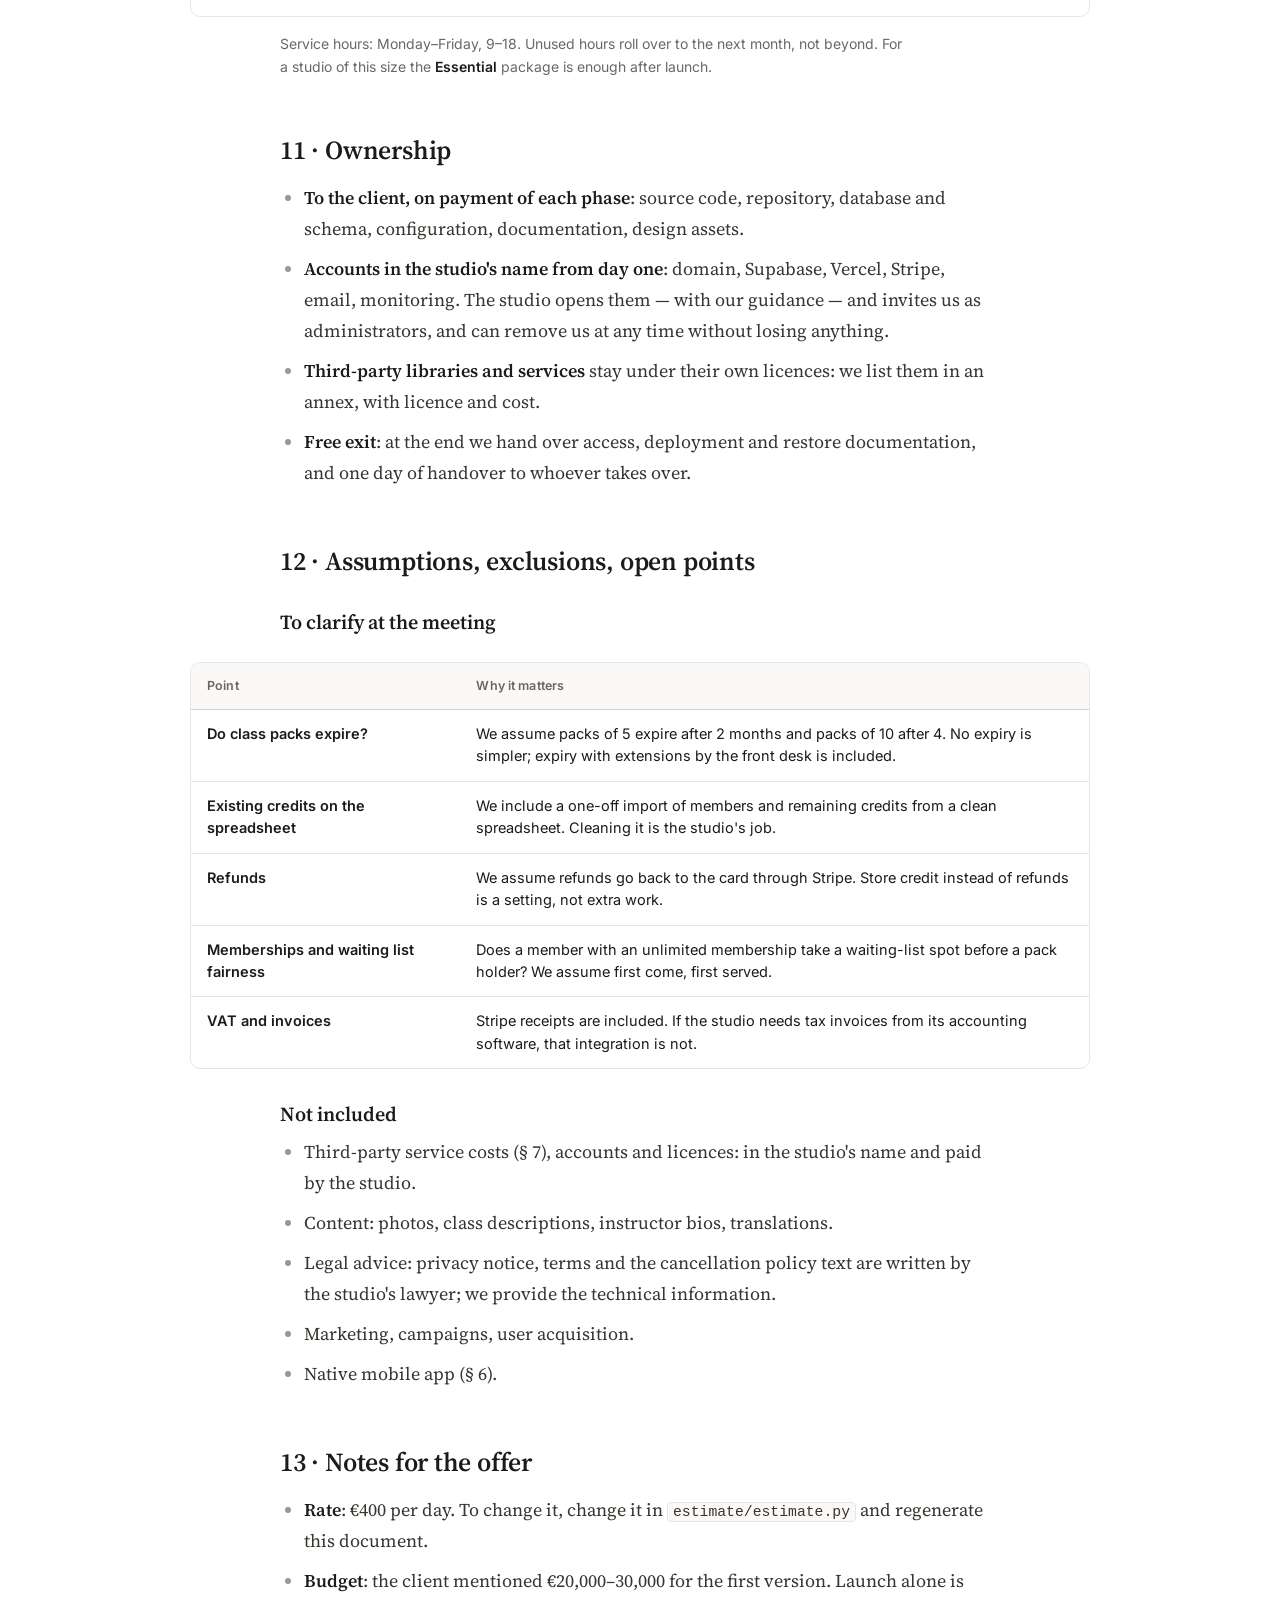
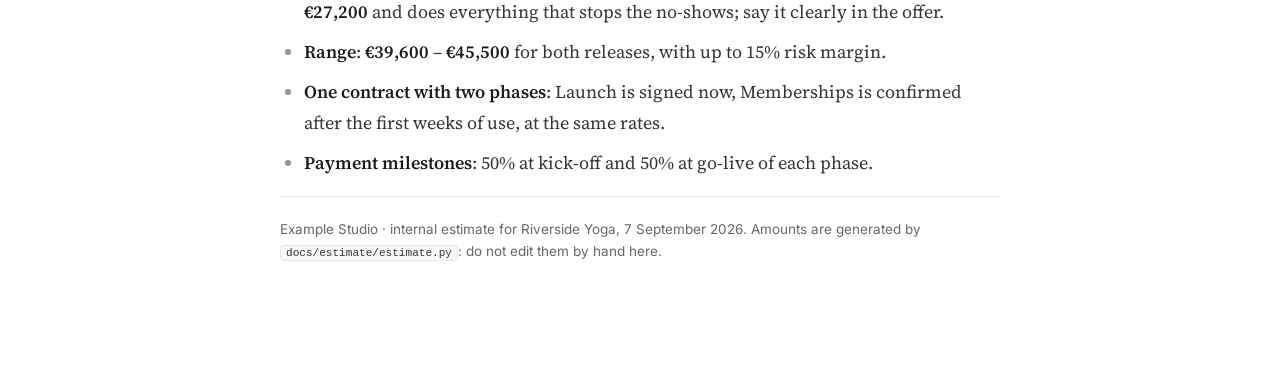
<file: examples/riverside-yoga/docs/sales/Quote-brief.html>
<!doctype html>
<html lang="en">
<head>
<meta charset="utf-8">
<meta name="viewport" content="width=device-width,initial-scale=1">
<title>Quote brief · Riverside Yoga</title>
<link rel="preconnect" href="https://fonts.googleapis.com">
<link rel="preconnect" href="https://fonts.gstatic.com" crossorigin>
<link rel="stylesheet" href="https://fonts.googleapis.com/css2?family=Source+Serif+4:opsz,wght@8..60,400;8..60,600&amp;family=Inter:wght@400;500;600&display=swap">
<script>
try{var t=localStorage.getItem('tema');if(t)document.documentElement.dataset.theme=t}catch(e){}
</script>
<link rel="stylesheet" href="../assets/style.css">
</head>
<body>
<button class="tema" type="button" aria-label="Switch theme" title="Light or dark">
<svg class="sole" viewBox="0 0 24 24" fill="none" stroke="currentColor" stroke-width="1.8" stroke-linecap="round" aria-hidden="true"><circle cx="12" cy="12" r="4"/><path d="M12 2v2M12 20v2M4.9 4.9l1.4 1.4M17.7 17.7l1.4 1.4M2 12h2M20 12h2M4.9 19.1l1.4-1.4M17.7 6.3l1.4-1.4"/></svg>
<svg class="luna" viewBox="0 0 24 24" fill="none" stroke="currentColor" stroke-width="1.8" stroke-linecap="round" stroke-linejoin="round" aria-hidden="true"><path d="M21 12.8A9 9 0 1 1 11.2 3a7 7 0 0 0 9.8 9.8Z"/></svg>
</button>

<header class="wrap">
  <p class="occhiello">Riverside Yoga · Booking and payments website</p>
  <h1>Quote brief</h1>
  <p class="firma"><span class="data">7 September 2026</span> · Example Studio · for the sales team</p>
  <p class="sommario">Everything needed to write the offer to Riverside Yoga: what we build, in which order, how much work each item takes, recurring costs, timeline, team and support terms. Items follow the order of the client's request, so the offer can be compared line by line with the others.</p>
  <p class="stato"><b>Technical estimate, not an offer.</b> Amounts are computed at a rate of <b data-est="rate">€400</b> per day, net of VAT, for the team described in §&nbsp;9. Discounts and risk margin are decided by sales.</p>
</header>

<div class="wrap">

<ol class="indice">
  <li><a href="#summary">In short</a></li>
  <li><a href="#request">What the client asks</a></li>
  <li><a href="#solution">How we build it</a></li>
  <li><a href="#releases">What goes into each release</a></li>
  <li><a href="#items">The estimate item by item</a></li>
  <li><a href="#later">Later development</a></li>
  <li><a href="#recurring">Recurring costs</a></li>
  <li><a href="#timeline">Timeline</a></li>
  <li><a href="#team">The team</a></li>
  <li><a href="#support">Support after launch</a></li>
  <li><a href="#ownership">Ownership</a></li>
  <li><a href="#open">Assumptions, exclusions, open points</a></li>
  <li><a href="#sales">Notes for the offer</a></li>
</ol>

<h2 id="summary">1 · In short</h2>
<p>Riverside Yoga wants to stop running bookings on WhatsApp and class packs on a spreadsheet. Members will see the weekly schedule, book and cancel from their phone, and pay online for drop-ins and class packs; instructors tick attendance; the front desk manages timetable, members, credits and refunds. The <b>late-cancellation rule</b> (free up to 12 hours before, then the credit is lost) is what stops the money lost on no-shows.</p>
<p>We propose <b>two releases</b>. <b>Launch</b>, in about six weeks, puts schedule, bookings and class packs online before the January rush, and fits the client's budget on its own. <b>Memberships</b>, three weeks later, adds monthly subscriptions, the automatic waiting list and the reports.</p>

<!-- begin:figures -->
<div class="tre">
  <div class="cifra"><div class="et">A · Launch</div><div class="val">€27,200</div><div class="dett">68 days · about 6 weeks</div></div>
  <div class="cifra"><div class="et">B · Memberships</div><div class="val">€12,400</div><div class="dett">31 days · 3 more weeks</div></div>
  <div class="cifra"><div class="et">A + B · Total</div><div class="val">€39,600</div><div class="dett">99 days · about 9 weeks of work</div></div>
</div>
<!-- end:figures -->
<p class="nota">Net of VAT, at <span data-est="rate">€400</span> per day. Recurring costs at launch: <b>about €50–100 per month</b> of third-party services, plus Stripe fees on what is sold and the support package chosen (§&nbsp;7 and §&nbsp;10).</p>

<h2 id="request">2 · What the client asks</h2>
<p>The original request is in <a href="../client-sources/"><code>client-sources/</code></a>. In short:</p>
<div class="tabella">
<table>
  <thead><tr><th style="width:30%">Section</th><th>What it contains</th></tr></thead>
  <tbody>
    <tr><td>1 · Schedule</td><td>Weekly timetable with class type, level, instructor, room and <b>spots left</b>.</td></tr>
    <tr><td>2 · Booking</td><td>Account, book and cancel; <b>free cancellation up to 12 hours before</b>, later the credit is lost.</td></tr>
    <tr><td>3 · Payments</td><td>Drop-ins and packs of 5 or 10 by card; <b>later, a monthly unlimited membership</b>.</td></tr>
    <tr><td>4 · Waiting list</td><td>Join a full class and <b>get the spot automatically</b> when someone cancels.</td></tr>
    <tr><td>5 · Instructors</td><td>Their classes and attendance check-in from the phone.</td></tr>
    <tr><td>6 · Front desk</td><td>Timetable (mostly weekly repeats), instructors, members, credits, refunds; attendance and revenue per month.</td></tr>
    <tr><td>7 · Emails</td><td>Confirmation and a reminder the day before.</td></tr>
    <tr><td>Mobile</td><td>Must work well on phones; <b>a native app could come later</b>.</td></tr>
    <tr><td>Timing and budget</td><td>Booking and payments live <b>before the January rush</b>; about €20,000–30,000 for the first version.</td></tr>
  </tbody>
</table>
</div>

<h2 id="solution">3 · How we build it</h2>
<p>One mobile-first web application, one managed database in Europe, and Stripe for every payment. No app store, no server to run: members book from the phone's browser, and the studio pays a few tens of euros a month to keep it online. The booking rules — capacity, the 12-hour window, credits — are enforced in the database, so two people can never take the last spot.</p>
<div class="tabella">
<table>
  <thead><tr><th style="width:24%">Component</th><th style="width:26%">Technology</th><th>Why</th></tr></thead>
  <tbody>
    <tr><td>Website, member area, instructor view, admin</td><td>Next.js on Vercel, EU functions</td><td>One codebase for every role. Public pages are indexable: «yoga classes near me» is how new members arrive.</td></tr>
    <tr><td>Database, sign-in, files</td><td>Supabase: PostgreSQL, auth, storage, EU region</td><td>Bookings and credits change in one transaction; row-level rules let members see only their own data.</td></tr>
    <tr><td>Payments</td><td>Stripe Checkout and Billing</td><td>Cards, Apple Pay and Google Pay, receipts, refunds and, in the second release, subscriptions with a customer portal.</td></tr>
    <tr><td>Emails</td><td>Transactional email service</td><td>Confirmations and reminders that actually arrive, from the studio's own domain.</td></tr>
    <tr><td>Scheduled jobs</td><td>Database cron and functions</td><td>Reminders the day before, credit expiry, waiting-list promotion.</td></tr>
  </tbody>
</table>
</div>
<p class="nota">Details in <a href="../infrastructure/Infrastructure.html">Infrastructure</a>, <a href="../technical/architecture.md"><code>technical/architecture.md</code></a> and <a href="../technical/bookings-and-credits.md"><code>technical/bookings-and-credits.md</code></a>.</p>

<h2 id="releases">4 · What goes into each release</h2>
<p>Launch must already <b>earn money and stop the no-shows</b>: schedule, booking with the cancellation rule and class packs are all in it. Memberships and the automatic waiting list come second: they matter, but the studio can run January without them, and they are the most delicate parts to get right.</p>
<div class="tabella">
<table>
  <thead><tr><th style="width:26%">Area</th><th style="width:37%">A · Launch</th><th>B · Memberships</th></tr></thead>
  <tbody>
    <tr><td>1 · Schedule</td><td>Weekly timetable, class and instructor pages, spots left</td><td>—</td></tr>
    <tr><td>2 · Booking</td><td>Accounts, book, cancel, 12-hour rule, no-shows</td><td>Booking for a friend with one's own credits</td></tr>
    <tr><td>3 · Payments</td><td>Drop-ins, packs of 5 and 10, expiry, refunds</td><td>Monthly unlimited membership, pause, cancellation</td></tr>
    <tr><td>4 · Waiting list</td><td><span class="st st-attesa">not in the first release</span></td><td>Join, automatic promotion, email to the promoted member</td></tr>
    <tr><td>5 · Instructors</td><td>Their classes, attendees, check-in</td><td>Substitutions between instructors</td></tr>
    <tr><td>6 · Front desk</td><td>Timetable, rooms, members, manual credits, refunds</td><td>Attendance and revenue reports, CSV export</td></tr>
    <tr><td>7 · Emails</td><td>Confirmation, reminder, cancellation, receipt</td><td>Membership renewal and failed-payment emails</td></tr>
  </tbody>
</table>
</div>

</div>

<div class="wide">
<h2 id="items">5 · The estimate item by item</h2>
<p class="nota">Working days per item and amount at <span data-est="rate">€400</span> per day, net of VAT. Items follow the client's list.</p>
<!-- begin:items-table -->
<div class="tabella">
<table>
  <thead><tr><th>Item</th><th class="num">Launch<small>days</small></th><th class="num">A · Launch</th><th class="num">Memb.<small>days</small></th><th class="num">B · Memberships</th><th class="num">A + B</th></tr></thead>
  <tbody>
    <tr class="sez"><td colspan="6">Design</td></tr>
    <tr><td>Analysis and design<small>Kick-off workshop, booking and cancellation rules, credits model, architecture, release plan</small></td><td class="num">5</td><td class="num">€2,000</td><td class="num">1</td><td class="num">€400</td><td class="num">€2,400</td></tr>
    <tr><td>UX/UI<small>Mobile-first flows for members, instructors and front desk, design system, clickable prototype</small></td><td class="num">8</td><td class="num">€3,200</td><td class="num">2</td><td class="num">€800</td><td class="num">€4,000</td></tr>
    <tr class="sez"><td colspan="6">1 · Schedule</td></tr>
    <tr><td>Website and weekly schedule<small>Next.js pages for classes, instructors and prices, indexable by search engines; live spots left</small></td><td class="num">6</td><td class="num">€2,400</td><td class="num">—</td><td class="num">—</td><td class="num">€2,400</td></tr>
    <tr class="sez"><td colspan="6">2 · Booking</td></tr>
    <tr><td>Accounts and member area<small>Sign-in by email link, profile, bookings and credits history, consents</small></td><td class="num">3</td><td class="num">€1,200</td><td class="num">1</td><td class="num">€400</td><td class="num">€1,600</td></tr>
    <tr><td>Booking and cancellation rules<small>Book, cancel free up to 12 hours before, late cancellations and no-shows consume the credit</small></td><td class="num">6</td><td class="num">€2,400</td><td class="num">1</td><td class="num">€400</td><td class="num">€2,800</td></tr>
    <tr class="sez"><td colspan="6">3 · Payments</td></tr>
    <tr><td>Drop-ins and class packs<small>Stripe Checkout for 1, 5 and 10 classes, credits ledger with expiry, receipts, refunds</small></td><td class="num">7</td><td class="num">€2,800</td><td class="num">—</td><td class="num">—</td><td class="num">€2,800</td></tr>
    <tr><td>Monthly memberships<small>Stripe subscriptions for unlimited classes, renewals, pause, cancellation, customer portal</small></td><td class="num">—</td><td class="num">—</td><td class="num">6</td><td class="num">€2,400</td><td class="num">€2,400</td></tr>
    <tr class="sez"><td colspan="6">4 · Waiting list</td></tr>
    <tr><td>Waiting list with automatic promotion<small>Join a full class, first in line gets the freed spot and an email, rules near the start time</small></td><td class="num">—</td><td class="num">—</td><td class="num">3</td><td class="num">€1,200</td><td class="num">€1,200</td></tr>
    <tr class="sez"><td colspan="6">5 · Instructors</td></tr>
    <tr><td>Instructor view<small>Their classes on the phone, attendee list, attendance check-in</small></td><td class="num">3</td><td class="num">€1,200</td><td class="num">1</td><td class="num">€400</td><td class="num">€1,600</td></tr>
    <tr class="sez"><td colspan="6">6 · Front desk</td></tr>
    <tr><td>Admin panel<small>Recurring timetable, rooms, instructors, members, manual credits, refunds, cancellations</small></td><td class="num">7</td><td class="num">€2,800</td><td class="num">3</td><td class="num">€1,200</td><td class="num">€4,000</td></tr>
    <tr><td>Attendance and revenue reports<small>Monthly attendance per class and instructor, revenue by product, CSV export</small></td><td class="num">—</td><td class="num">—</td><td class="num">3</td><td class="num">€1,200</td><td class="num">€1,200</td></tr>
    <tr class="sez"><td colspan="6">7 · Emails</td></tr>
    <tr><td>Confirmations and reminders<small>Booking confirmation, reminder the day before, cancellation and payment emails</small></td><td class="num">3</td><td class="num">€1,200</td><td class="num">1</td><td class="num">€400</td><td class="num">€1,600</td></tr>
    <tr class="sez"><td colspan="6">Platform</td></tr>
    <tr><td>Database and access rules<small>PostgreSQL schema, row-level rules per role, migrations, capacity checks in the database</small></td><td class="num">4</td><td class="num">€1,600</td><td class="num">1</td><td class="num">€400</td><td class="num">€2,000</td></tr>
    <tr><td>Backend functions and webhooks<small>Booking transactions, Stripe webhooks, scheduled reminders and expiry jobs</small></td><td class="num">4</td><td class="num">€1,600</td><td class="num">2</td><td class="num">€800</td><td class="num">€2,400</td></tr>
    <tr class="sez"><td colspan="6">Quality and release</td></tr>
    <tr><td>Security<small>Authentication, roles, rate limits, OWASP review, tested backup and restore</small></td><td class="num">2</td><td class="num">€800</td><td class="num">1</td><td class="num">€400</td><td class="num">€1,200</td></tr>
    <tr><td>GDPR<small>Consents, privacy notice in the flows, data export and deletion, retention</small></td><td class="num">2</td><td class="num">€800</td><td class="num">—</td><td class="num">—</td><td class="num">€800</td></tr>
    <tr><td>Testing<small>Automated tests on booking rules and payments, acceptance testing with the front desk</small></td><td class="num">3</td><td class="num">€1,200</td><td class="num">2</td><td class="num">€800</td><td class="num">€2,000</td></tr>
    <tr><td>Technical documentation<small>Architecture, deployment, backup and restore, front-desk manual</small></td><td class="num">1</td><td class="num">€400</td><td class="num">1</td><td class="num">€400</td><td class="num">€800</td></tr>
    <tr><td>Training<small>Sessions for front desk and instructors</small></td><td class="num">1</td><td class="num">€400</td><td class="num">1</td><td class="num">€400</td><td class="num">€800</td></tr>
    <tr><td>Project management<small>Weekly check-in, demos every Friday, releases</small></td><td class="num">3</td><td class="num">€1,200</td><td class="num">1</td><td class="num">€400</td><td class="num">€1,600</td></tr>
    <tr><td>Warranty<small>Three months after each release, included; then monthly support packages</small></td><td class="num" colspan="2">included</td><td class="num" colspan="2">included</td><td class="num">—</td></tr>
    <tr class="somma"><td>Total</td><td class="num">68</td><td class="num">€27,200</td><td class="num">31</td><td class="num">€12,400</td><td class="num">€39,600</td></tr>
  </tbody>
</table>
</div>
<!-- end:items-table -->
</div>

<div class="wrap">

<h2 id="later">6 · Later development</h2>
<p>Not in the estimate. We list them because the client mentioned them (the app) or because they are the natural next step for a studio.</p>
<!-- begin:later-table -->
<div class="tabella">
<table>
  <thead><tr><th>Later development</th><th class="num" style="width:14%">Days</th><th class="num" style="width:28%">Indicative amount</th></tr></thead>
  <tbody>
    <tr><td>Native app for iOS and Android<small>Same booking and payments in an app, push reminders, store publication</small></td><td class="num">25–35</td><td class="num">€10,000 – €14,000</td></tr>
    <tr><td>Gift cards and promo codes<small>Gift vouchers bought online, discount codes for campaigns</small></td><td class="num">3–5</td><td class="num">€1,200 – €2,000</td></tr>
    <tr><td>Workshops and retreats<small>Special events with their own price, deposit and capacity</small></td><td class="num">4–6</td><td class="num">€1,600 – €2,400</td></tr>
    <tr><td>Instructor payroll report<small>Classes taught and attendance per instructor, ready for monthly pay</small></td><td class="num">2–3</td><td class="num">€800 – €1,200</td></tr>
    <tr><td>Second studio<small>A second location with its own rooms, timetable and reports</small></td><td class="num">4–7</td><td class="num">€1,600 – €2,800</td></tr>
  </tbody>
</table>
</div>
<!-- end:later-table -->

<h2 id="recurring">7 · Recurring costs</h2>
<p>Third-party services, in the studio's name and paid by the studio. They depend mostly on the number of members.</p>
<div class="tabella">
<table>
  <thead><tr><th style="width:34%">Service</th><th class="num">Launch<small>~350 members</small></th><th class="num">Growth<small>~1,000</small></th><th class="num">Scale<small>3 studios, ~3,000</small></th></tr></thead>
  <tbody>
    <tr><td>Supabase: database, sign-in, storage</td><td class="num">€25</td><td class="num">€25–110</td><td class="num">€110–200</td></tr>
    <tr><td>Hosting (Vercel)</td><td class="num">€20</td><td class="num">€20–40</td><td class="num">€40–80</td></tr>
    <tr><td>Transactional email</td><td class="num">€0–20</td><td class="num">€20–35</td><td class="num">€35–90</td></tr>
    <tr><td>Error monitoring</td><td class="num">€0–26</td><td class="num">€26</td><td class="num">€26–80</td></tr>
    <tr><td>Off-provider backup copy</td><td class="num">€5–10</td><td class="num">€10–20</td><td class="num">€20–50</td></tr>
    <tr class="somma"><td>Total per month</td><td class="num">€50–100</td><td class="num">€100–230</td><td class="num">€230–500</td></tr>
  </tbody>
</table>
</div>
<div class="tabella">
<table>
  <thead><tr><th style="width:42%">Other costs</th><th>Amount</th></tr></thead>
  <tbody>
    <tr><td>Domain</td><td>€15–30 per year, if the studio does not have one</td></tr>
    <tr><td>Stripe, on what is sold</td><td>about 1.5% + €0.25 per European card payment; about 0.7% more on memberships</td></tr>
    <tr><td>Support and maintenance</td><td>monthly packages from €480 (§&nbsp;10)</td></tr>
  </tbody>
</table>
</div>
<p class="nota">Indicative, on price lists of September 2026, net of VAT, dollar at par. On €6,000 of monthly sales Stripe costs about €120: less than two no-shows a week.</p>

<h2 id="timeline">8 · Timeline</h2>
<div class="tabella">
<table>
  <thead><tr><th style="width:42%">Phase</th><th style="width:26%">Weeks from kick-off</th><th>Duration</th></tr></thead>
  <tbody>
    <tr class="sez"><td colspan="3">A · Launch</td></tr>
    <tr><td>Kick-off workshop, rules, prototype</td><td>1–2</td><td>2 weeks</td></tr>
    <tr><td>Development, demo every Friday</td><td>2–6</td><td>5 weeks, overlapping</td></tr>
    <tr><td>Acceptance testing with the front desk, go-live</td><td>6–7</td><td>2 weeks</td></tr>
    <tr class="somma"><td>Launch live</td><td>week 7</td><td>about 6 weeks of work</td></tr>
    <tr class="sez"><td colspan="3">B · Memberships</td></tr>
    <tr><td>Development</td><td>8–10</td><td>3 weeks</td></tr>
    <tr><td>Testing and release</td><td>10–11</td><td>1 week</td></tr>
    <tr class="somma"><td>Memberships live</td><td>week 11</td><td>before the January rush with a September kick-off</td></tr>
  </tbody>
</table>
</div>
<p class="nota">Dates start from signature and delivery of the client's materials (photos, class descriptions, prices, Stripe account). The contract states a maximum response time (five working days), beyond which dates move.</p>

<h2 id="team">9 · The team</h2>
<div class="tabella">
<table>
  <thead><tr><th style="width:32%">Role</th><th>What they do</th><th style="width:22%">Commitment</th></tr></thead>
  <tbody>
    <tr><td>Senior full-stack developer · project lead</td><td>Analysis, database and booking rules, Stripe, security; the studio's single contact</td><td>whole project</td></tr>
    <tr><td>Senior full-stack developer</td><td>Website, member area, instructor view, admin panel, emails</td><td>whole project</td></tr>
    <tr><td>UX/UI designer</td><td>Mobile-first flows, prototype, design system</td><td>first two weeks, then on call</td></tr>
    <tr><td>Tester</td><td>Acceptance testing with the front desk before each release</td><td>before releases</td></tr>
  </tbody>
</table>
</div>
<p class="nota">A small senior team using AI-assisted development tools: that is what keeps the days low compared with a traditional agency.</p>

<h2 id="support">10 · Support after launch</h2>
<ul>
  <li><b>Warranty: three months after each release</b>, included. It covers defects in what was delivered against what was agreed; not new requests.</li>
  <li><b>Routine maintenance</b>: library and system updates, Stripe and email changes, backup checks, monitoring.</li>
  <li><b>Evolutionary maintenance</b>: new features and changes, from the package hours or by the day.</li>
</ul>
<div class="tabella">
<table>
  <thead><tr><th style="width:24%">Package</th><th class="num" style="width:14%">Hours per month</th><th class="num" style="width:16%">Fee</th><th>What is included</th></tr></thead>
  <tbody>
    <tr><td>Essential</td><td class="num">8</td><td class="num">€480</td><td>Routine maintenance, bug fixing, monitoring, email support</td></tr>
    <tr><td>Standard</td><td class="num">20</td><td class="num">€1,100</td><td>As above, plus small improvements and a phone contact</td></tr>
    <tr><td>Evolution</td><td class="num">40</td><td class="num">€2,000</td><td>As above, plus continuous development and a monthly planning meeting</td></tr>
    <tr><td>Out of package</td><td class="num">—</td><td class="num"><span data-est="hourly">€60</span> per hour<br><span data-est="rate">€400</span> per day</td><td>Hours beyond the package; +30% out of hours or on public holidays</td></tr>
  </tbody>
</table>
</div>
<div class="tabella">
<table>
  <thead><tr><th style="width:24%">Severity</th><th>Example</th><th style="width:20%">Taken in</th><th style="width:20%">Solved or worked around</th></tr></thead>
  <tbody>
    <tr><td>Blocking</td><td>Nobody can book or pay</td><td>4 working hours</td><td>1 working day</td></tr>
    <tr><td>Severe</td><td>Reminders not sent</td><td>1 working day</td><td>3 working days</td></tr>
    <tr><td>Normal</td><td>A defect with a workaround</td><td>2 working days</td><td>next release</td></tr>
  </tbody>
</table>
</div>
<p class="nota">Service hours: Monday–Friday, 9–18. Unused hours roll over to the next month, not beyond. For a studio of this size the <b>Essential</b> package is enough after launch.</p>

<h2 id="ownership">11 · Ownership</h2>
<ul>
  <li><b>To the client, on payment of each phase</b>: source code, repository, database and schema, configuration, documentation, design assets.</li>
  <li><b>Accounts in the studio's name from day one</b>: domain, Supabase, Vercel, Stripe, email, monitoring. The studio opens them — with our guidance — and invites us as administrators, and can remove us at any time without losing anything.</li>
  <li><b>Third-party libraries and services</b> stay under their own licences: we list them in an annex, with licence and cost.</li>
  <li><b>Free exit</b>: at the end we hand over access, deployment and restore documentation, and one day of handover to whoever takes over.</li>
</ul>

<h2 id="open">12 · Assumptions, exclusions, open points</h2>
<h3>To clarify at the meeting</h3>
<div class="tabella">
<table>
  <thead><tr><th style="width:30%">Point</th><th>Why it matters</th></tr></thead>
  <tbody>
    <tr><td>Do class packs expire?</td><td>We assume packs of 5 expire after 2 months and packs of 10 after 4. No expiry is simpler; expiry with extensions by the front desk is included.</td></tr>
    <tr><td>Existing credits on the spreadsheet</td><td>We include a one-off import of members and remaining credits from a clean spreadsheet. Cleaning it is the studio's job.</td></tr>
    <tr><td>Refunds</td><td>We assume refunds go back to the card through Stripe. Store credit instead of refunds is a setting, not extra work.</td></tr>
    <tr><td>Memberships and waiting list fairness</td><td>Does a member with an unlimited membership take a waiting-list spot before a pack holder? We assume first come, first served.</td></tr>
    <tr><td>VAT and invoices</td><td>Stripe receipts are included. If the studio needs tax invoices from its accounting software, that integration is not.</td></tr>
  </tbody>
</table>
</div>
<h3>Not included</h3>
<ul>
  <li>Third-party service costs (§&nbsp;7), accounts and licences: in the studio's name and paid by the studio.</li>
  <li>Content: photos, class descriptions, instructor bios, translations.</li>
  <li>Legal advice: privacy notice, terms and the cancellation policy text are written by the studio's lawyer; we provide the technical information.</li>
  <li>Marketing, campaigns, user acquisition.</li>
  <li>Native mobile app (§&nbsp;6).</li>
</ul>

<h2 id="sales">13 · Notes for the offer</h2>
<ul>
  <li><b>Rate</b>: <span data-est="rate">€400</span> per day. To change it, change it in <code>estimate/estimate.py</code> and regenerate this document.</li>
  <li><b>Budget</b>: the client mentioned €20,000–30,000 for the first version. Launch alone is <b data-est="first">€27,200</b> and does everything that stops the no-shows; say it clearly in the offer.</li>
  <li><b>Range</b>: <b data-est="range-min">€39,600</b> – <b data-est="range-max">€45,500</b> for both releases, with up to 15% risk margin.</li>
  <li><b>One contract with two phases</b>: Launch is signed now, Memberships is confirmed after the first weeks of use, at the same rates.</li>
  <li><b>Payment milestones</b>: 50% at kick-off and 50% at go-live of each phase.</li>
</ul>

</div>

<footer class="wrap">
  <p>Example Studio · internal estimate for Riverside Yoga, 7 September 2026. Amounts are generated by <code>docs/estimate/estimate.py</code>: do not edit them by hand here.</p>
</footer>
<script src="../assets/theme.js"></script>
</body>
</html>
</file>
<file: examples/riverside-yoga/docs/assets/style.css>
/* Shared stylesheet for generated documents.
   Same colours and classes in every document. */
:root{
  color-scheme:light;
  --bg:#fff; --carta:#faf9f7;
  --ink:#1c1b19; --ink-2:#37352f; --muted:#6b6862; --faint:#9b978f;
  --line:#e8e6e1; --line-2:#d5d2cb;
  --accent:#a8421f; --ok:#2c6a4a; --attesa:#8a6212; --no:#a3352c; --ia:#5b4bb8;
  --accent-velo:#fbf4f1; --accent-filo:#e3c4b8;
  --ok-velo:#f1f7f4;     --ok-filo:#d8e8e0;
  --attesa-velo:#fbf5e8; --attesa-filo:#ecd9ad;
  --no-velo:#fbf1f0;     --no-filo:#edc9c5;
  --vetro:rgba(255,255,255,.92);
  --serif:"Source Serif 4",ui-serif,Georgia,"Times New Roman",serif;
  --sans:Inter,ui-sans-serif,-apple-system,"Segoe UI",system-ui,sans-serif;
  --mono:ui-monospace,"SF Mono",Consolas,monospace;
}
/* ── Dark theme redefines colours only: everything else is already
      written in variables, so there is no second rule to keep
      in sync. Two blocks because the system setting and the toggle must
      be able to override each other both ways. ── */
@media (prefers-color-scheme:dark){:root:not([data-theme="light"]){
  color-scheme:dark;
  --bg:#171614; --carta:#201f1c;
  --ink:#eceae5; --ink-2:#cfccc5; --muted:#a09c94; --faint:#7b776f;
  --line:#2e2c29; --line-2:#413e3a;
  --accent:#e08a63; --ok:#6cc39a; --attesa:#dcae5c; --no:#e08b83; --ia:#a79cf7;
  --accent-velo:#2b201b; --accent-filo:#4a3529;
  --ok-velo:#17281f;     --ok-filo:#2c4437;
  --attesa-velo:#2a2316; --attesa-filo:#4a3d21;
  --no-velo:#2b1b19;     --no-filo:#4a2e2a;
  --vetro:rgba(23,22,20,.92);
}}
:root[data-theme="dark"]{
  color-scheme:dark;
  --bg:#171614; --carta:#201f1c;
  --ink:#eceae5; --ink-2:#cfccc5; --muted:#a09c94; --faint:#7b776f;
  --line:#2e2c29; --line-2:#413e3a;
  --accent:#e08a63; --ok:#6cc39a; --attesa:#dcae5c; --no:#e08b83; --ia:#a79cf7;
  --accent-velo:#2b201b; --accent-filo:#4a3529;
  --ok-velo:#17281f;     --ok-filo:#2c4437;
  --attesa-velo:#2a2316; --attesa-filo:#4a3d21;
  --no-velo:#2b1b19;     --no-filo:#4a2e2a;
  --vetro:rgba(23,22,20,.92);
}

/* ── Theme toggle ── */
.tema{position:fixed;top:16px;right:16px;z-index:60;width:38px;height:38px;
  border:1px solid var(--line);border-radius:999px;background:var(--vetro);
  backdrop-filter:blur(10px);color:var(--muted);cursor:pointer;
  display:grid;place-items:center;padding:0}
.tema:hover{color:var(--ink-2);border-color:var(--line-2)}
.tema svg{width:17px;height:17px}
.tema .luna{display:none}
:root[data-theme="dark"] .tema .sole,
:root[data-theme="dark"] .tema .luna{display:none}
:root[data-theme="dark"] .tema .luna{display:block}
@media (prefers-color-scheme:dark){
  :root:not([data-theme="light"]) .tema .sole{display:none}
  :root:not([data-theme="light"]) .tema .luna{display:block}
}
@media print{.tema{display:none}}
*{box-sizing:border-box}
html{-webkit-text-size-adjust:100%}
body{
  margin:0;background:var(--bg);color:var(--ink);
  font-family:var(--serif);font-size:18px;line-height:1.72;
  padding:0 24px 104px;
}
.wrap{max-width:720px;margin:0 auto}
.wide{max-width:940px;margin:0 auto}

h1{font-size:38px;line-height:1.14;letter-spacing:-.012em;font-weight:600;margin:0}
h2{font-size:26px;line-height:1.26;letter-spacing:-.008em;font-weight:600;margin:56px 0 16px}
h3{font-size:20px;line-height:1.35;font-weight:600;margin:32px 0 8px}
p{margin:0 0 18px;color:var(--ink-2)}
p:last-child{margin-bottom:0}
a{color:var(--ink);text-decoration-color:var(--line-2);text-underline-offset:3px}
a:hover{text-decoration-color:var(--accent)}
strong,b{font-weight:600;color:var(--ink)}
i,em{font-style:italic}
code{font-family:var(--mono);font-size:.82em;background:var(--carta);
  border:1px solid var(--line);border-radius:4px;padding:1px 5px;color:var(--ink-2)}
hr{border:0;border-top:1px solid var(--line);margin:56px 0}

/* ── Document header ── */
header{padding:84px 0 0}
.kicker,.occhiello{font-family:var(--sans);font-size:13px;font-weight:500;
  letter-spacing:.02em;color:var(--muted);margin:0 0 16px}
.firma{display:flex;flex-wrap:wrap;align-items:center;gap:8px;margin:18px 0 0;
  font-family:var(--sans);font-size:13.5px;color:var(--muted)}
.firma .data{display:inline-flex;align-items:center;gap:7px;padding:4px 12px 4px 10px;
  border:1px solid var(--line);border-radius:999px;background:var(--carta);
  color:var(--ink-2);font-weight:500}
.firma .data::before{content:"";width:6px;height:6px;border-radius:50%;
  background:var(--ok);flex:0 0 auto}
.sub,.sommario{font-size:20px;line-height:1.6;color:var(--ink-2);margin:22px 0 0;max-width:64ch}
h2 + .sub, h3 + .sub{font-size:18px;line-height:1.65;margin:0 0 18px}
.stato{margin:36px 0 0;padding:20px 0 0;border-top:1px solid var(--line);
  font-family:var(--sans);font-size:14px;line-height:1.62;color:var(--muted)}
.stato b{color:var(--ink-2);font-weight:600}

ul,ol{margin:0 0 18px;padding-left:24px;color:var(--ink-2)}
li{margin:9px 0}
li::marker{color:var(--faint)}
section{margin:0}

/* ── Tables: sans, thin border, lightly tinted header row.
      On wide screens they overflow, so the text column stays narrow. ── */
.scroller,.tabella,.scorri{
  overflow-x:auto;margin:26px 0 0;
  border:1px solid var(--line);border-radius:10px;background:var(--bg);
}
@media(min-width:1040px){
  .wrap .scroller,.wrap .tabella,.wrap .scorri,.wrap .schema.wide{width:900px;margin-left:-90px}
}
table{width:100%;border-collapse:collapse;font-family:var(--sans);
  font-size:14.5px;line-height:1.55}
th,td{text-align:left;padding:13px 16px;border-bottom:1px solid var(--line);vertical-align:top}
th{font-size:12.5px;font-weight:600;letter-spacing:.01em;color:var(--muted);
  background:var(--carta);border-bottom:1px solid var(--line-2);white-space:nowrap}
thead th:first-child{border-top-left-radius:9px}
thead th:last-child{border-top-right-radius:9px}
tbody tr:last-child td{border-bottom:0}
td:first-child,td.primo{font-weight:600;color:var(--ink)}
td small{display:block;font-size:13px;font-weight:400;color:var(--muted);margin-top:3px}
td.n,th.n,.num{text-align:right;font-variant-numeric:tabular-nums;white-space:nowrap}
tr.somma td{background:var(--carta);border-top:1px solid var(--line-2);
  font-weight:600;color:var(--ink)}
.n{font-variant-numeric:tabular-nums}
.fonte{font-family:var(--mono);font-size:12.5px;color:var(--muted);white-space:nowrap}

/* ── Status labels: words, not pills ── */
.tag,.st{font-family:var(--sans);font-size:13px;font-weight:600;
  white-space:nowrap;color:var(--muted)}
.t-log,.t-si,.st-ok{color:var(--ok)}
.t-ia{color:var(--ia)}
.t-no,.st-no{color:var(--no)}
.t-dopo,.t-fuori,.st-attesa{color:var(--attesa)}
.t-dentro{color:var(--muted)}

/* ── Callouts: lightly tinted background and a thin accent line on the left ── */
.tesi,.rilievo,.dom{margin:26px 0 0;padding:18px 22px;background:var(--carta);
  border:1px solid var(--line);border-left:3px solid var(--accent);border-radius:8px}
.tesi p,.rilievo p,.dom p{color:var(--ink-2)}
.tesi p:last-child,.rilievo p:last-child,.dom p:last-child{margin-bottom:0}
.dom b{color:var(--ink)}
.card{margin:26px 0 0;padding:0}
.card + .card{margin-top:30px}
.due{margin:24px 0 0}
.nota,.fnota,.didascalia{font-family:var(--sans);font-size:14px;color:var(--muted);
  margin:16px 0 0;line-height:1.62;max-width:70ch}

footer{margin-top:72px;padding-top:22px;border-top:1px solid var(--line);
  font-family:var(--sans);font-size:13.5px;line-height:1.62;color:var(--muted);max-width:72ch}
footer p{color:var(--muted)}

@media (max-width:640px){
  body{font-size:17px;padding:0 20px 80px}
  header{padding-top:56px}
  h1{font-size:30px}
  h2{font-size:23px;margin-top:44px}
  th,td{padding:11px 13px}
}
@media print{body{padding:0}h2{break-after:avoid}table,.tabella{break-inside:avoid}}

.schema{margin:28px 0 0;overflow-x:auto}
.schema svg{display:block;width:100%;min-width:780px;height:auto}
.zona{fill:none;stroke:var(--line-2);stroke-width:1;stroke-dasharray:5 5}
.riq{fill:var(--bg);stroke:var(--line-2);stroke-width:1.1}
.riq-p{fill:var(--accent-velo);stroke:var(--accent);stroke-width:1.1}
.riq-d{fill:var(--ok-velo);stroke:var(--ok);stroke-width:1.1}
.riq-b{fill:var(--attesa-velo);stroke:var(--attesa);stroke-width:1.1}
.tl{font-size:14px;font-weight:600;fill:var(--ink)}
.ts{font-size:12px;fill:var(--muted)}
.tm{font-size:11px;fill:var(--faint);letter-spacing:.08em;text-transform:uppercase}
.fr{stroke:var(--line-2);stroke-width:1.4;fill:none}
.fr-b{stroke:var(--attesa);stroke-width:1.6;fill:none}

/* ── Additions ── */
.tre{display:grid;grid-template-columns:repeat(auto-fit,minmax(200px,1fr));gap:12px;margin:24px 0 0}
.cifra{border:1px solid var(--line);border-radius:10px;padding:16px 18px;background:var(--bg)}
.cifra .et{font-family:var(--sans);font-size:12.5px;font-weight:600;color:var(--muted);letter-spacing:.01em}
.cifra .val{font-family:var(--sans);font-size:26px;font-weight:600;color:var(--ink);font-variant-numeric:tabular-nums;margin:4px 0 2px}
.cifra .dett{font-family:var(--sans);font-size:13px;color:var(--muted)}
tr.sez td{background:var(--carta);font-family:var(--sans);font-size:12px;font-weight:600;
  letter-spacing:.04em;text-transform:uppercase;color:var(--muted);padding:9px 16px}
.indice{font-family:var(--sans);font-size:14.5px;columns:2;column-gap:32px;margin:22px 0 0;padding-left:20px}
.indice li{margin:5px 0;break-inside:avoid}
.stampa-solo{display:none}
@page{size:A4;margin:16mm 14mm 18mm}
@media print{
  :root{color-scheme:light}
  body{font-size:11pt;line-height:1.5}
  header{padding-top:0}
  h1{font-size:24pt}
  h2{font-size:15pt;margin:22pt 0 8pt}
  h3{font-size:12pt;margin:14pt 0 4pt}
  .sommario{font-size:12.5pt}
  table{font-size:8.6pt}
  th,td{padding:5pt 7pt}
  .wrap .scroller,.wrap .tabella,.wrap .scorri,.wrap .schema.wide{width:auto;margin-left:0}
  table,.tabella,.scroller,.scorri{break-inside:auto}
  thead{display:table-header-group}
  td small{font-size:7.8pt;margin-top:1pt}
  th small{font-size:7pt}
  .tabella{border-radius:0}
  tr{break-inside:avoid}
  .wrap,.wide{max-width:none}
  .stampa-solo{display:block}
  .schermo-solo{display:none}
  a{text-decoration:none}
  .indice{font-size:10pt}
  .cifra .val{font-size:16pt}
  .tre,.cifra{break-inside:avoid}
  .schema{overflow:visible}
  .schema svg{min-width:0}
}
th small{display:block;font-size:11px;font-weight:400;color:var(--faint);margin-top:1px}
</file>
